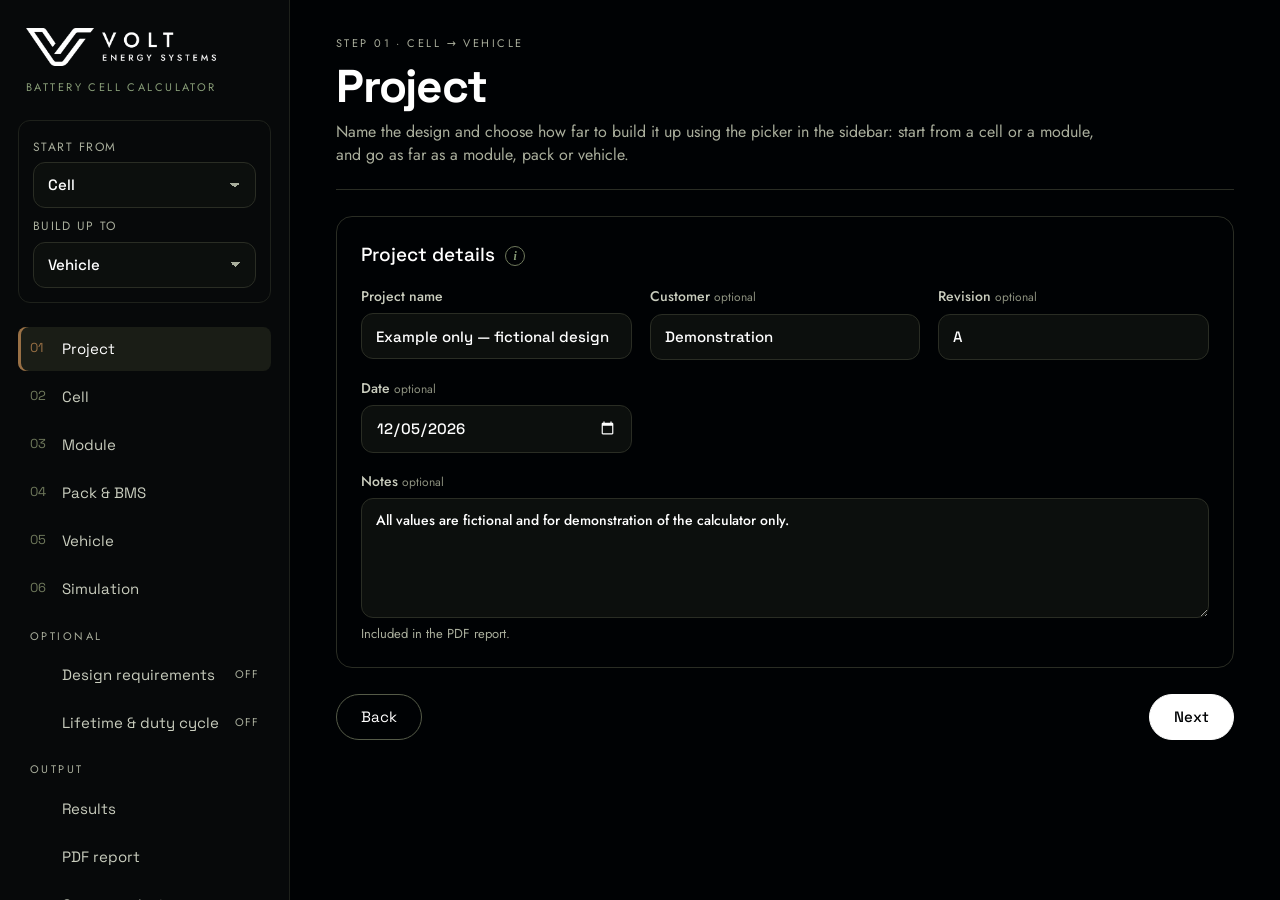
<file: index.html>
<!doctype html>
<html lang="en-GB">
<head>
  <meta charset="utf-8">
  <meta name="viewport" content="width=device-width, initial-scale=1">
  <title>Battery Cell Calculator | Volt Energy Systems</title>
  <meta name="description" content="Cell to vehicle battery calculator: cell, module, pack and vehicle performance.">
  <link rel="icon" href="assets/favicon.ico">
  <link rel="icon" type="image/png" sizes="32x32" href="assets/favicon-32.png">
  <link rel="apple-touch-icon" sizes="180x180" href="assets/apple-touch-icon.png">
  <link rel="preconnect" href="https://fonts.googleapis.com">
  <link rel="preconnect" href="https://fonts.gstatic.com" crossorigin>
  <link href="https://fonts.googleapis.com/css2?family=Jost:wght@300;400;500;600&family=Space+Grotesk:wght@400;500;600;700&display=swap" rel="stylesheet">
  <link rel="stylesheet" href="styles.css?v=2.17">
</head>
<body>
  <div class="app">
    <header class="topbar">
      <button type="button" class="icon-button" id="menuButton" aria-label="Open menu" aria-expanded="false" aria-controls="sidebar">
        <svg width="22" height="22" viewBox="0 0 24 24" aria-hidden="true"><path d="M3 6h18M3 12h18M3 18h18" stroke="currentColor" stroke-width="2" stroke-linecap="round"/></svg>
      </button>
      <img src="assets/logo-white.png" alt="Volt Energy Systems" class="topbar-logo">
    </header>

    <aside class="sidebar" id="sidebar">
      <div class="sidebar-brand">
        <img src="assets/logo-white.png" alt="Volt Energy Systems" class="sidebar-logo">
        <p class="eyebrow">Battery cell calculator</p>
      </div>

      <div class="build-picker">
        <label for="buildStart">Start from</label>
        <select id="buildStart">
          <option value="cell">Cell</option>
          <option value="module">Module</option>
        </select>
        <label for="buildEnd">Build up to</label>
        <select id="buildEnd">
          <option value="module">Module</option>
          <option value="pack">Pack</option>
          <option value="vehicle">Vehicle</option>
        </select>
      </div>

      <nav aria-label="Calculator steps" id="stepNav" class="step-nav"></nav>

      <div class="sidebar-tools">
        <div class="units-toggle" role="group" aria-label="Units">
          <button type="button" data-units="uk" aria-pressed="true">Miles</button>
          <button type="button" data-units="metric" aria-pressed="false">Km</button>
        </div>
        <div class="tool-buttons">
          <button type="button" class="text-button" id="saveProject">Save project</button>
          <label class="text-button" for="openProject">Open project</label>
          <input type="file" id="openProject" accept=".json,application/json" hidden>
          <button type="button" class="text-button" id="loadExample">Load example</button>
          <button type="button" class="text-button" id="newProject">New project</button>
          <button type="button" class="text-button" id="exportLibrary">Export library</button>
          <label class="text-button" for="importLibrary">Import library</label>
          <input type="file" id="importLibrary" accept=".json,application/json" hidden>
          <button type="button" class="text-button wide" id="exportCompanyLibrary">Make company library file</button>
        </div>
      </div>

      <a class="readme-link" href="readme.html" target="_blank" rel="noopener"><span class="info-dot" aria-hidden="true">i</span>ReadMe: how it works</a>
      <p class="sidebar-note">Calculated estimate for engineering discussion. Not a specification commitment.</p>
    </aside>
    <div class="scrim" id="scrim" hidden></div>

    <main class="main" id="main">
      <div id="startupError" class="startup-error" role="alert" hidden></div>
      <div id="steps"></div>
    </main>
  </div>

  <dialog id="wltpDialog" class="info-dialog" aria-labelledby="wltpDialogTitle">
    <div class="dialog-head">
      <h2 id="wltpDialogTitle">Which WLTP class?</h2>
      <button type="button" class="icon-button close" data-close-dialog aria-label="Close">×</button>
    </div>
    <p>The WLTP test (UN GTR 15) uses a different drive cycle depending on the vehicle's <strong>power-to-mass ratio</strong> (PMR = rated power ÷ kerb mass, in W/kg) and its <strong>maximum speed</strong>. Each cycle lasts 1,800 s (30 minutes) and has Low, Medium, High and Extra High phases.</p>
    <div class="table-wrap"><table class="data">
      <thead><tr><th>Class</th><th>Applies to</th><th>Distance</th><th>Top speed in cycle</th></tr></thead>
      <tbody>
        <tr><td>Class 3b</td><td>PMR &gt; 34 W/kg, max speed ≥ 120 km/h (most modern cars)</td><td>23.27 km</td><td>131.3 km/h</td></tr>
        <tr><td>Class 3a</td><td>PMR &gt; 34 W/kg, max speed &lt; 120 km/h</td><td>23.19 km</td><td>131.3 km/h</td></tr>
        <tr><td>Class 2</td><td>22 &lt; PMR ≤ 34 W/kg (lower-powered vehicles)</td><td>22.65 km</td><td>123.1 km/h</td></tr>
        <tr><td>Class 1</td><td>PMR ≤ 22 W/kg (very low power; not included)</td><td>11.43 km</td><td>—</td></tr>
      </tbody>
    </table></div>
    <ul>
      <li><strong>3a vs 3b:</strong> the same Low and Extra High phases; the Medium and High phases differ slightly.</li>
      <li><strong>Class 2</strong> has lower maximum speeds in every phase (51.4, 74.7, 85.2 and 123.1 km/h, against 56.5, 76.6, 97.4 and 131.3 km/h for Class 3).</li>
      <li><strong>Mass:</strong> GTR 15 uses kerb mass; EU rules use mass in running order (kerb mass + 75 kg), which gives a slightly lower PMR.</li>
      <li><strong>Downscaling:</strong> the official test can slow the cycle down for vehicles near a class boundary or with very low power. This calculator always runs the full cycle and reports any time the vehicle cannot keep up.</li>
    </ul>
    <p class="help">Sources: UN GTR No. 15 (WLTP); DieselNet, “Worldwide Harmonized Light Vehicles Test Cycle (WLTC)”. Cycle data from the European Commission JRC <code>wltp</code> reference implementation.</p>
  </dialog>

  <dialog id="infoDialog" class="info-dialog" aria-labelledby="infoDialogTitle">
    <div class="dialog-head">
      <h2 id="infoDialogTitle"></h2>
      <button type="button" class="icon-button close" data-close-dialog aria-label="Close">×</button>
    </div>
    <div class="info-body" id="infoDialogBody"></div>
    <div class="info-foot"><a id="infoDialogLink" class="text-button" href="readme.html" target="_blank" rel="noopener">Open in the full ReadMe</a></div>
  </dialog>

  <div class="toast" id="toast" role="status" aria-live="polite" hidden></div>

  <script src="readme-content.js?v=2.17"></script>
  <script src="simulation.js?v=2.17"></script>
  <script src="calc.js?v=2.17"></script>
  <script src="app.js?v=2.17"></script>
  <script src="report.js?v=2.17"></script>
  <script src="tools.js?v=2.17"></script>
</body>
</html>
</file>
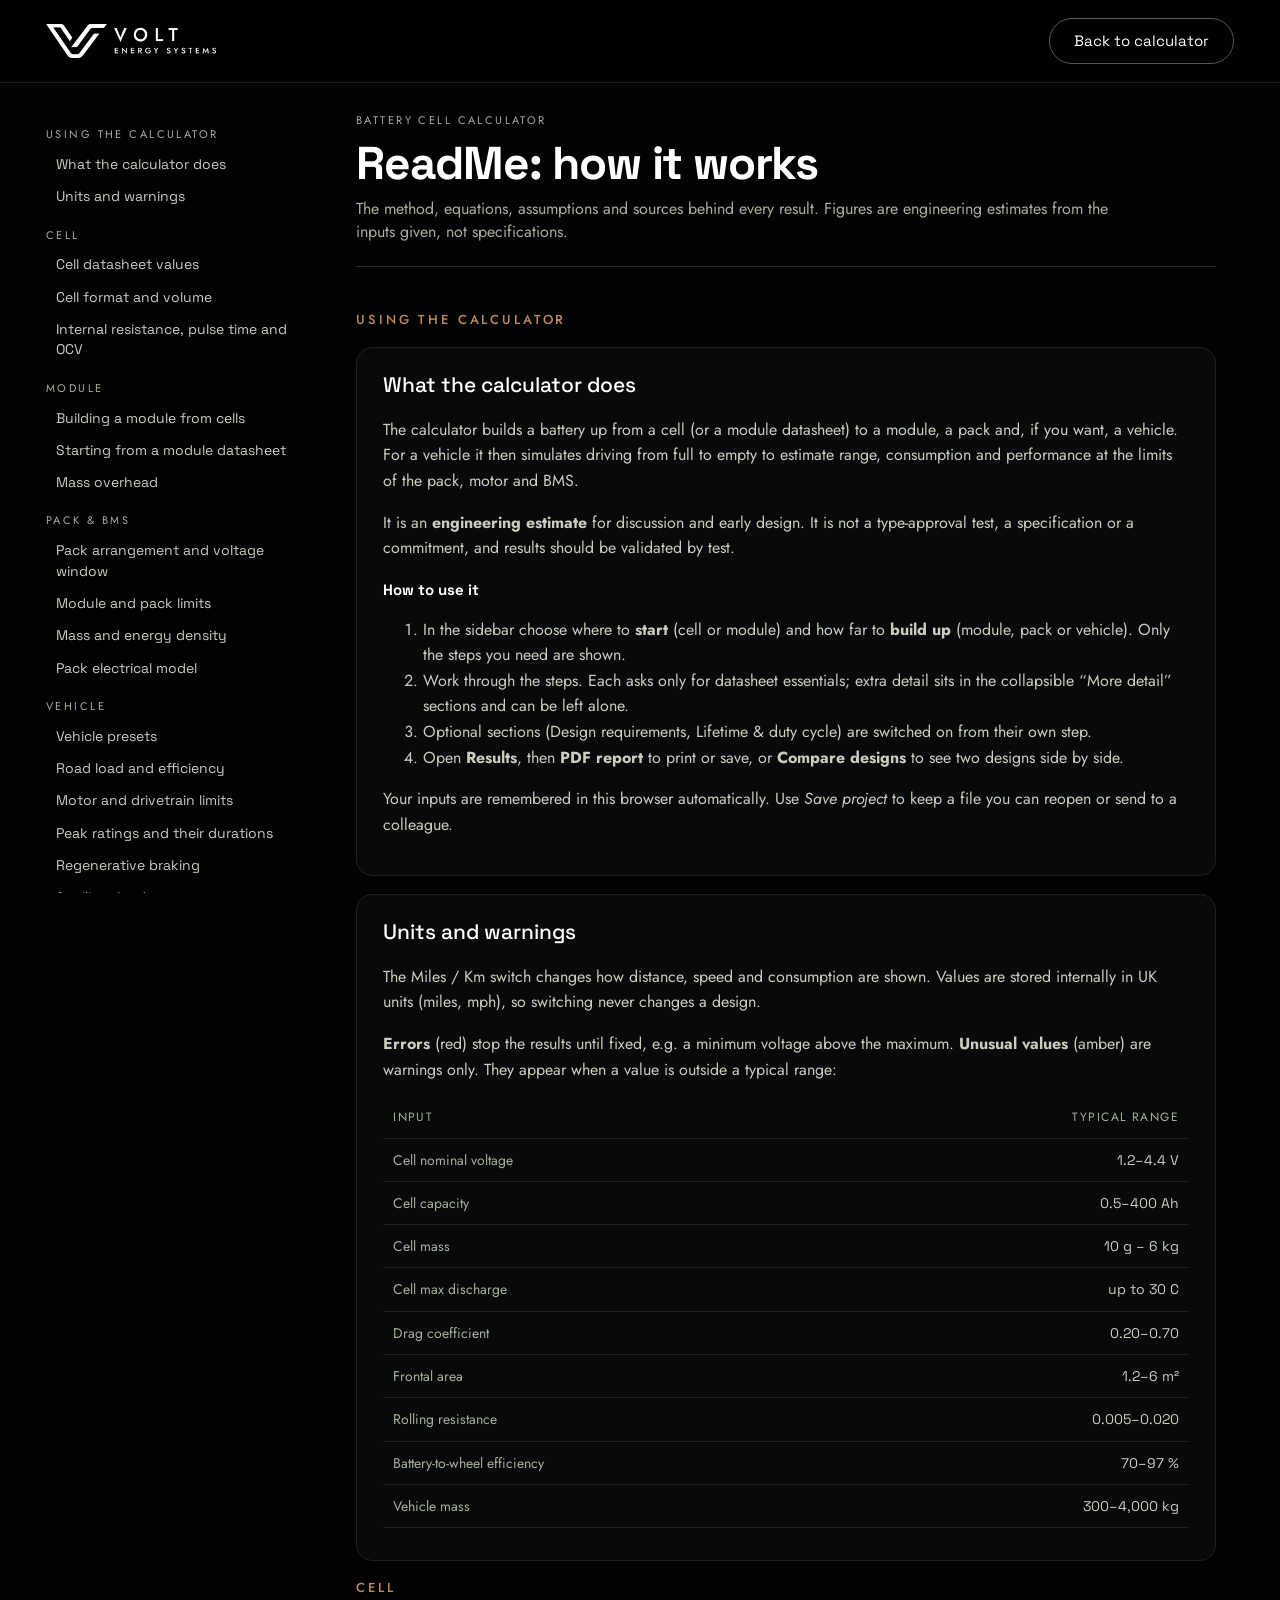
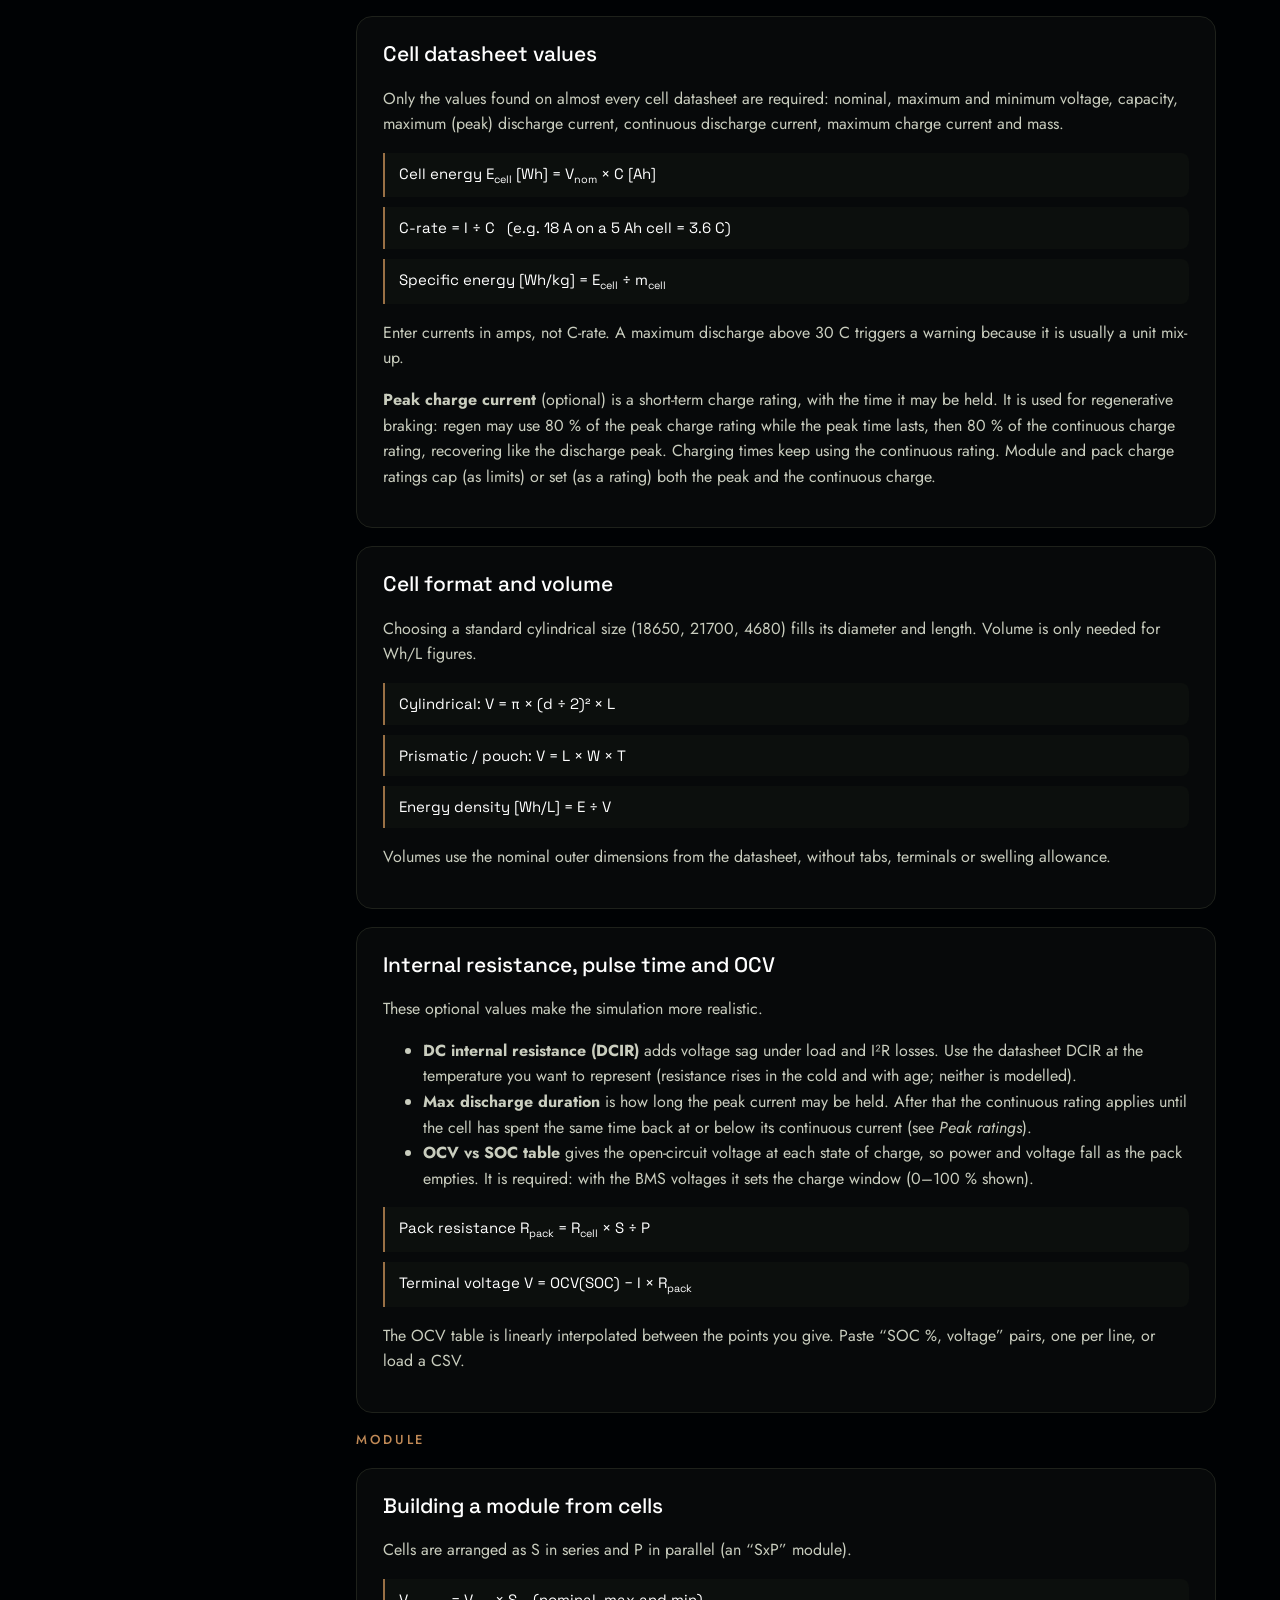
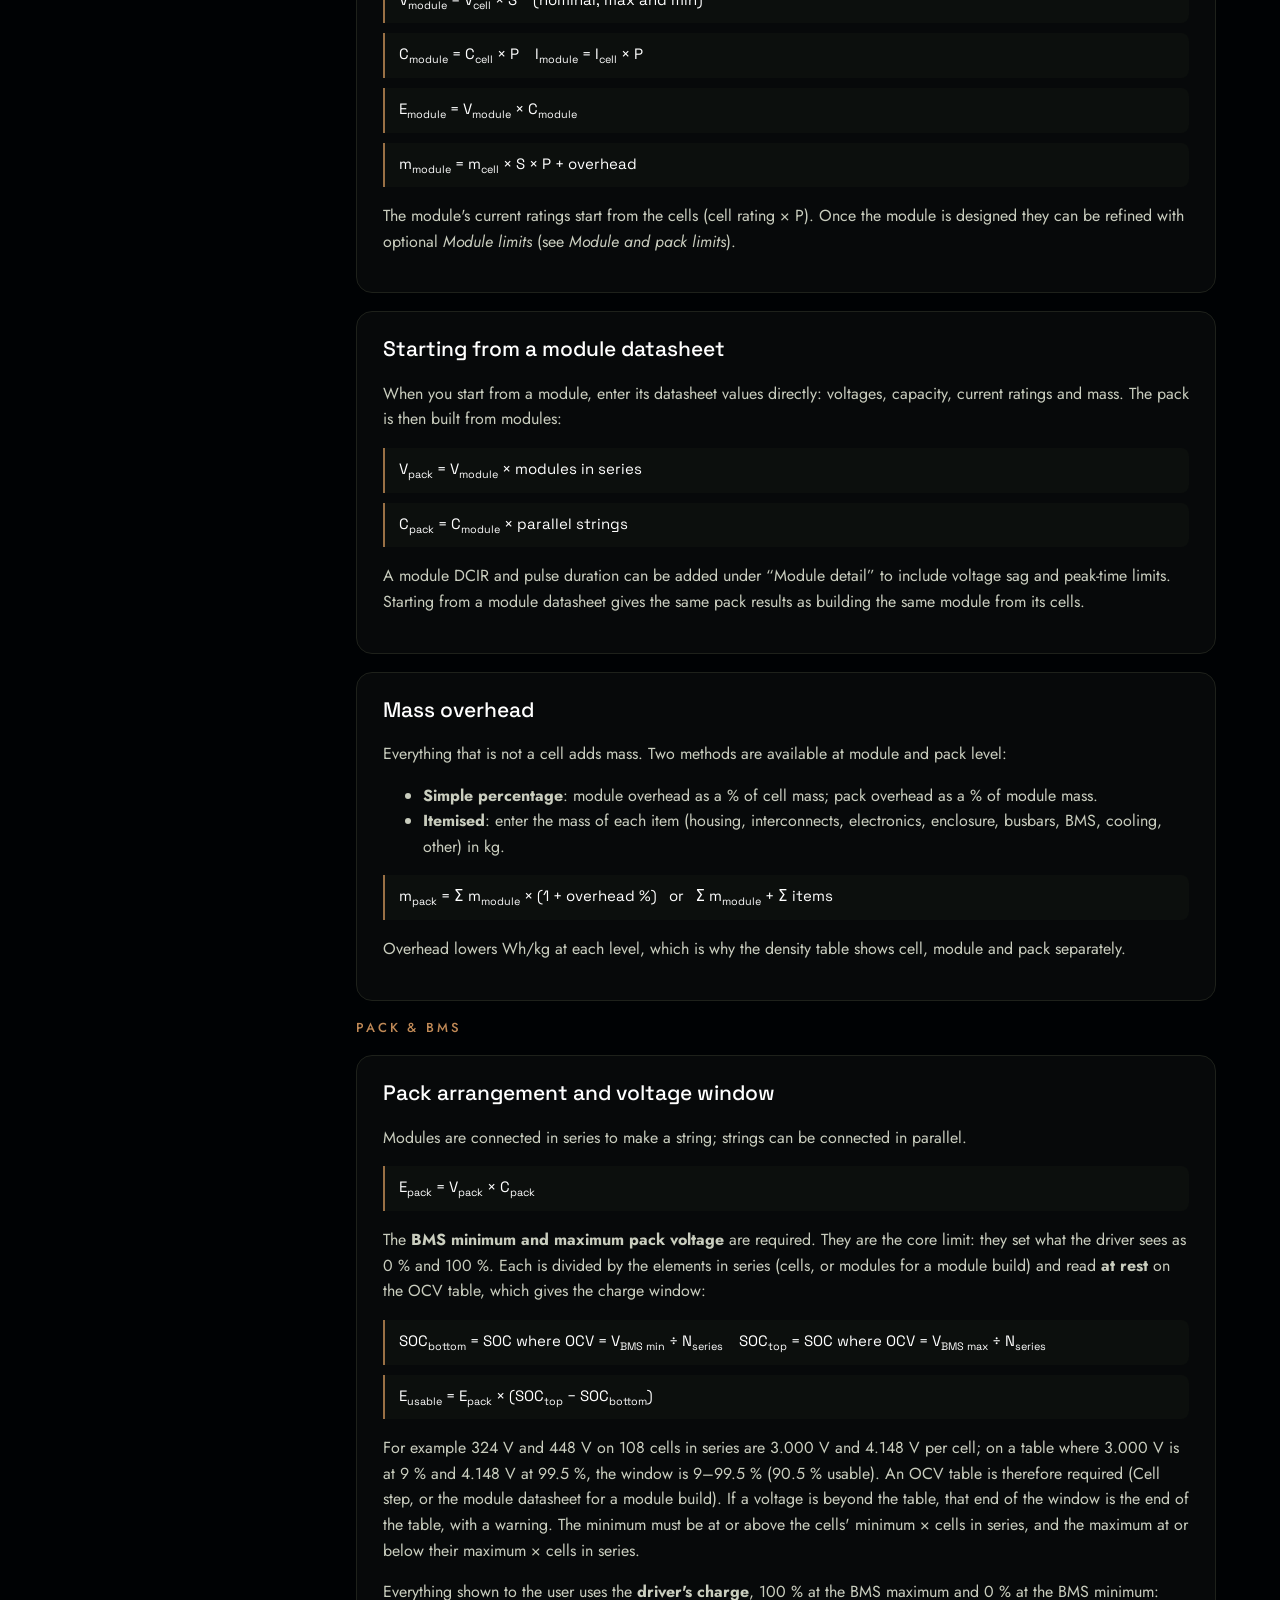
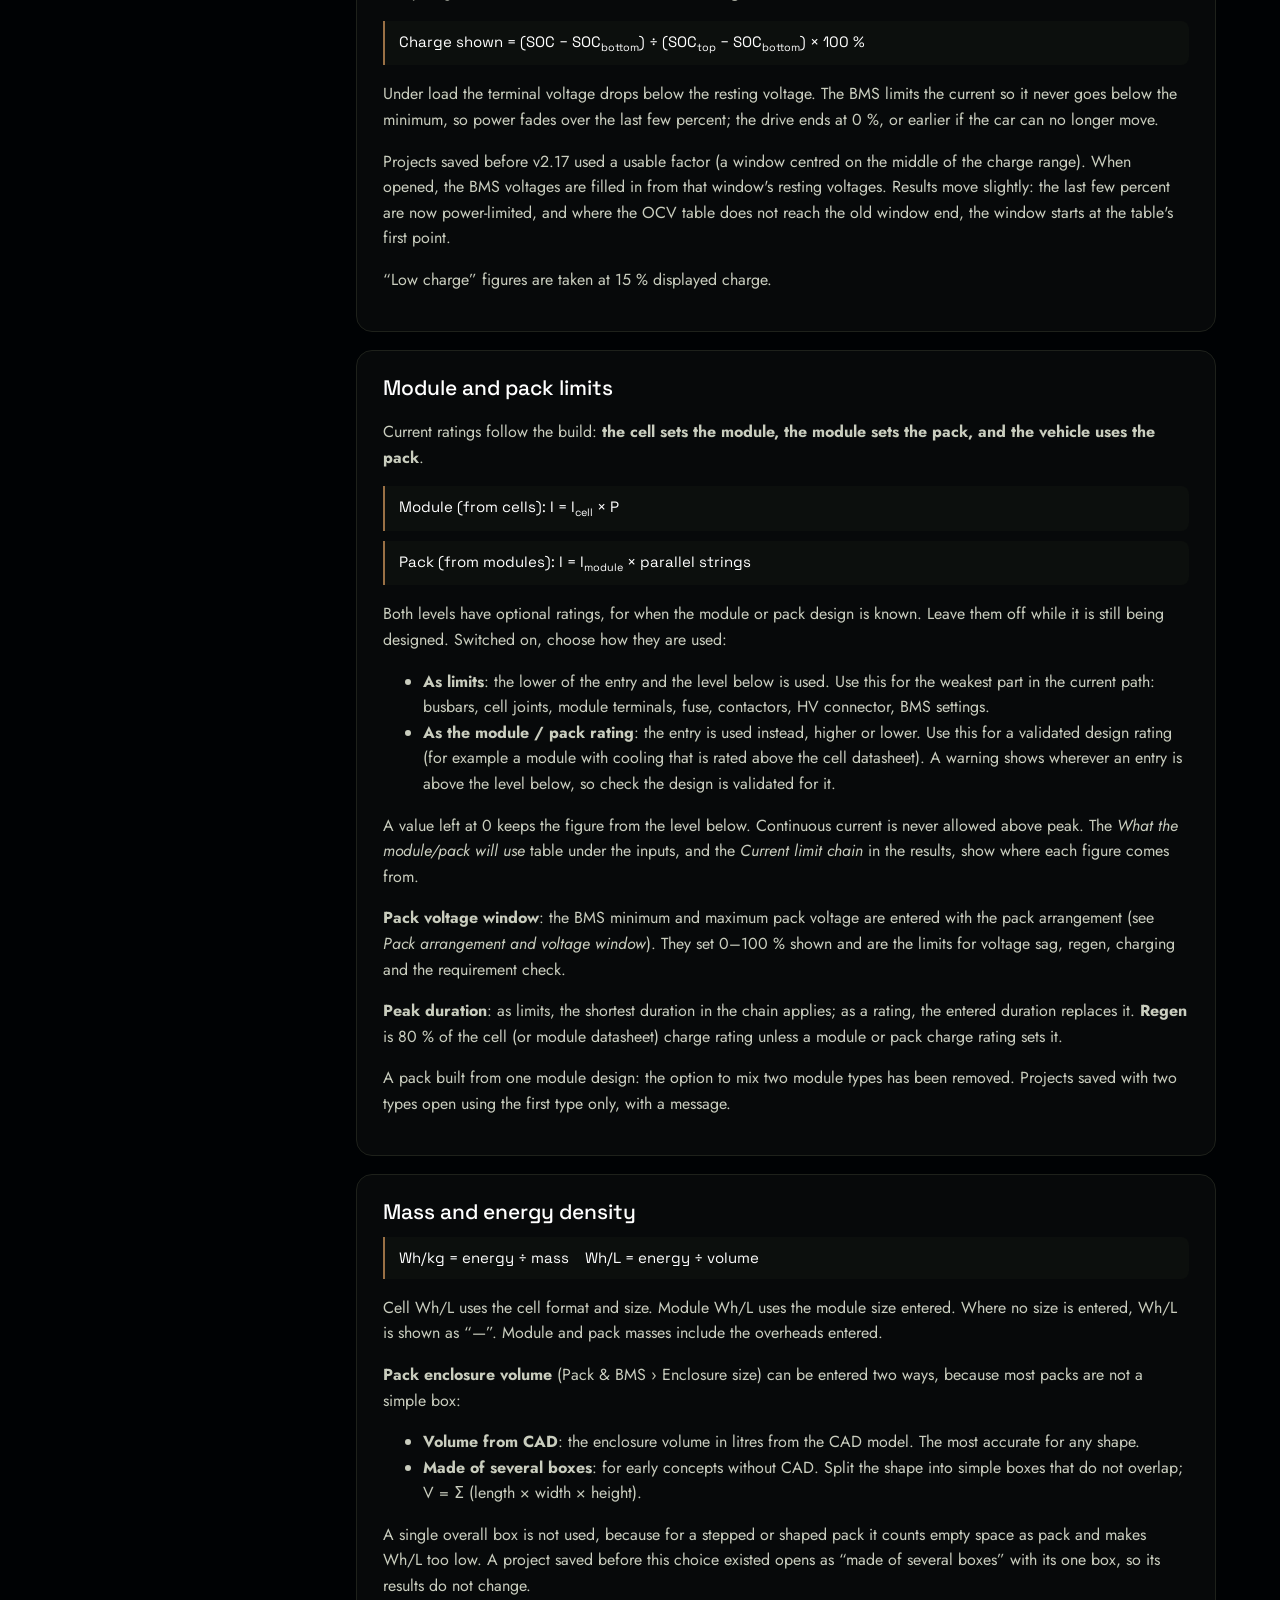
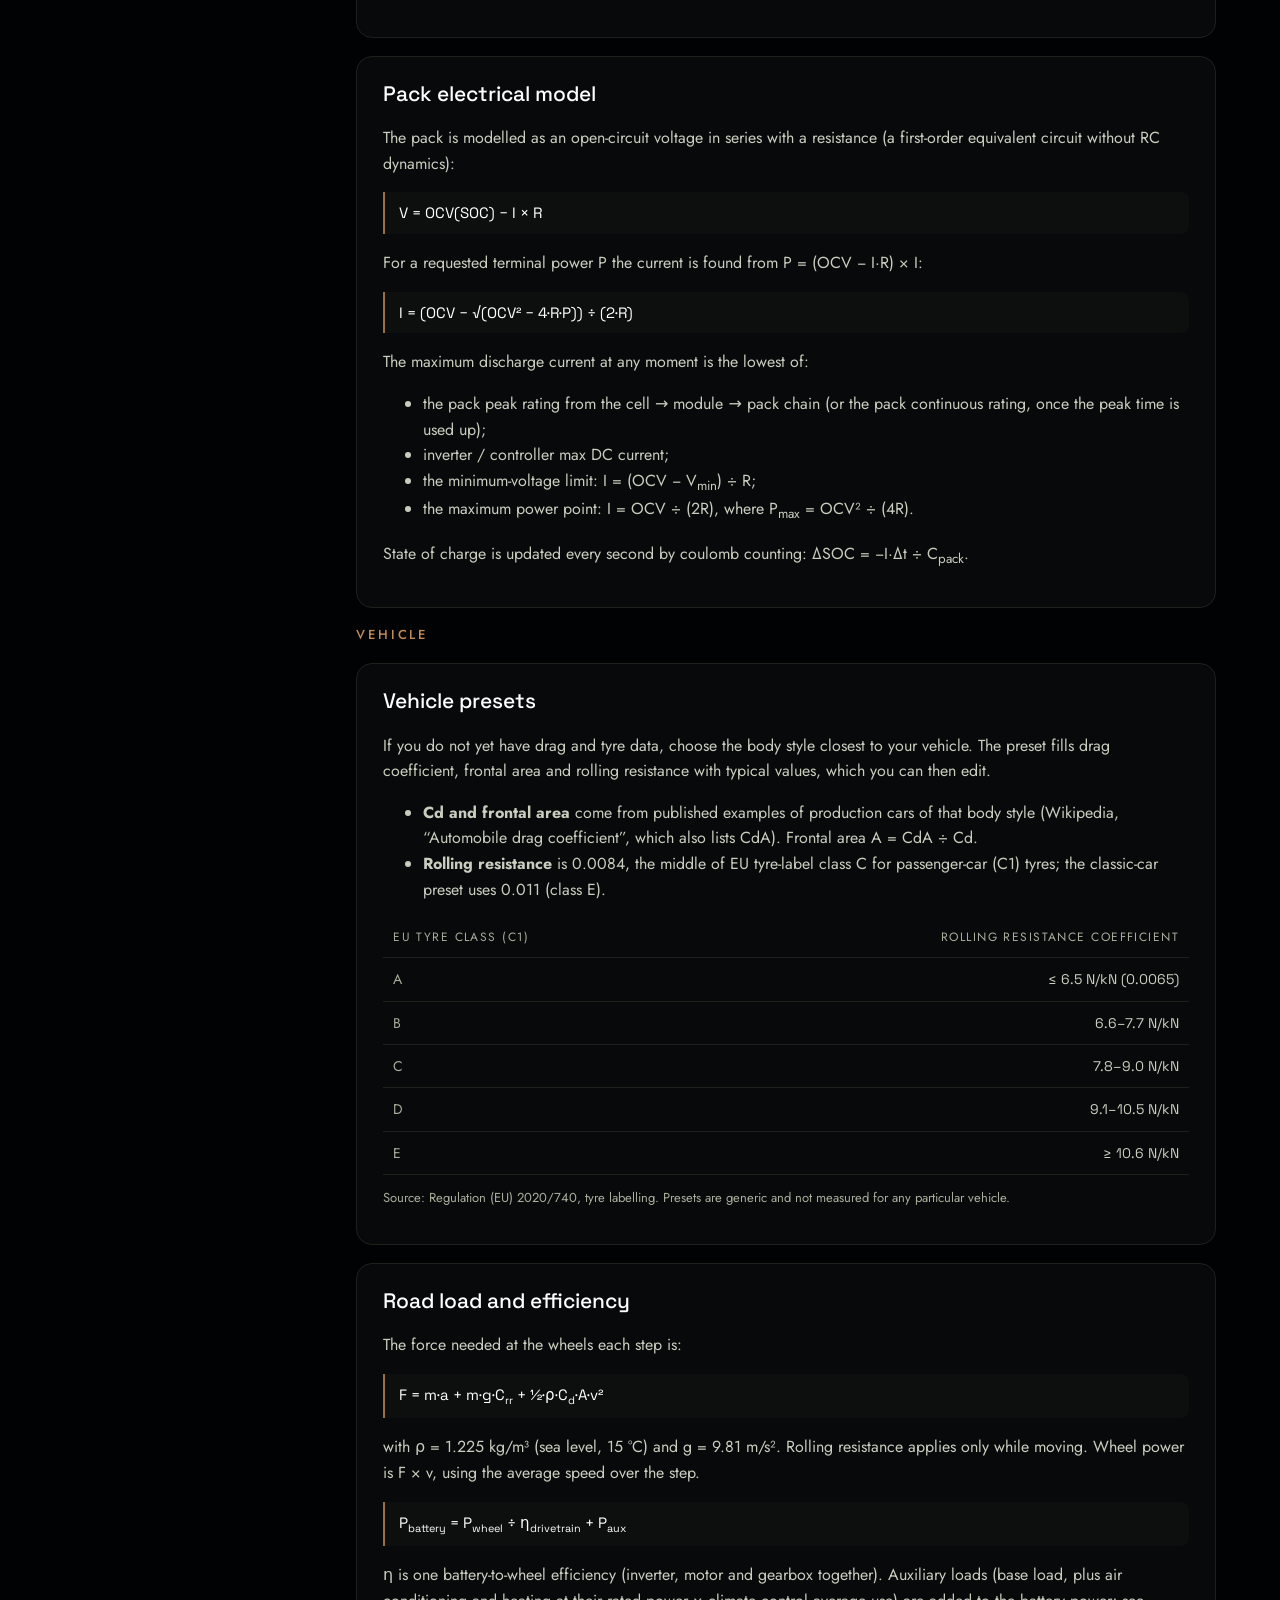
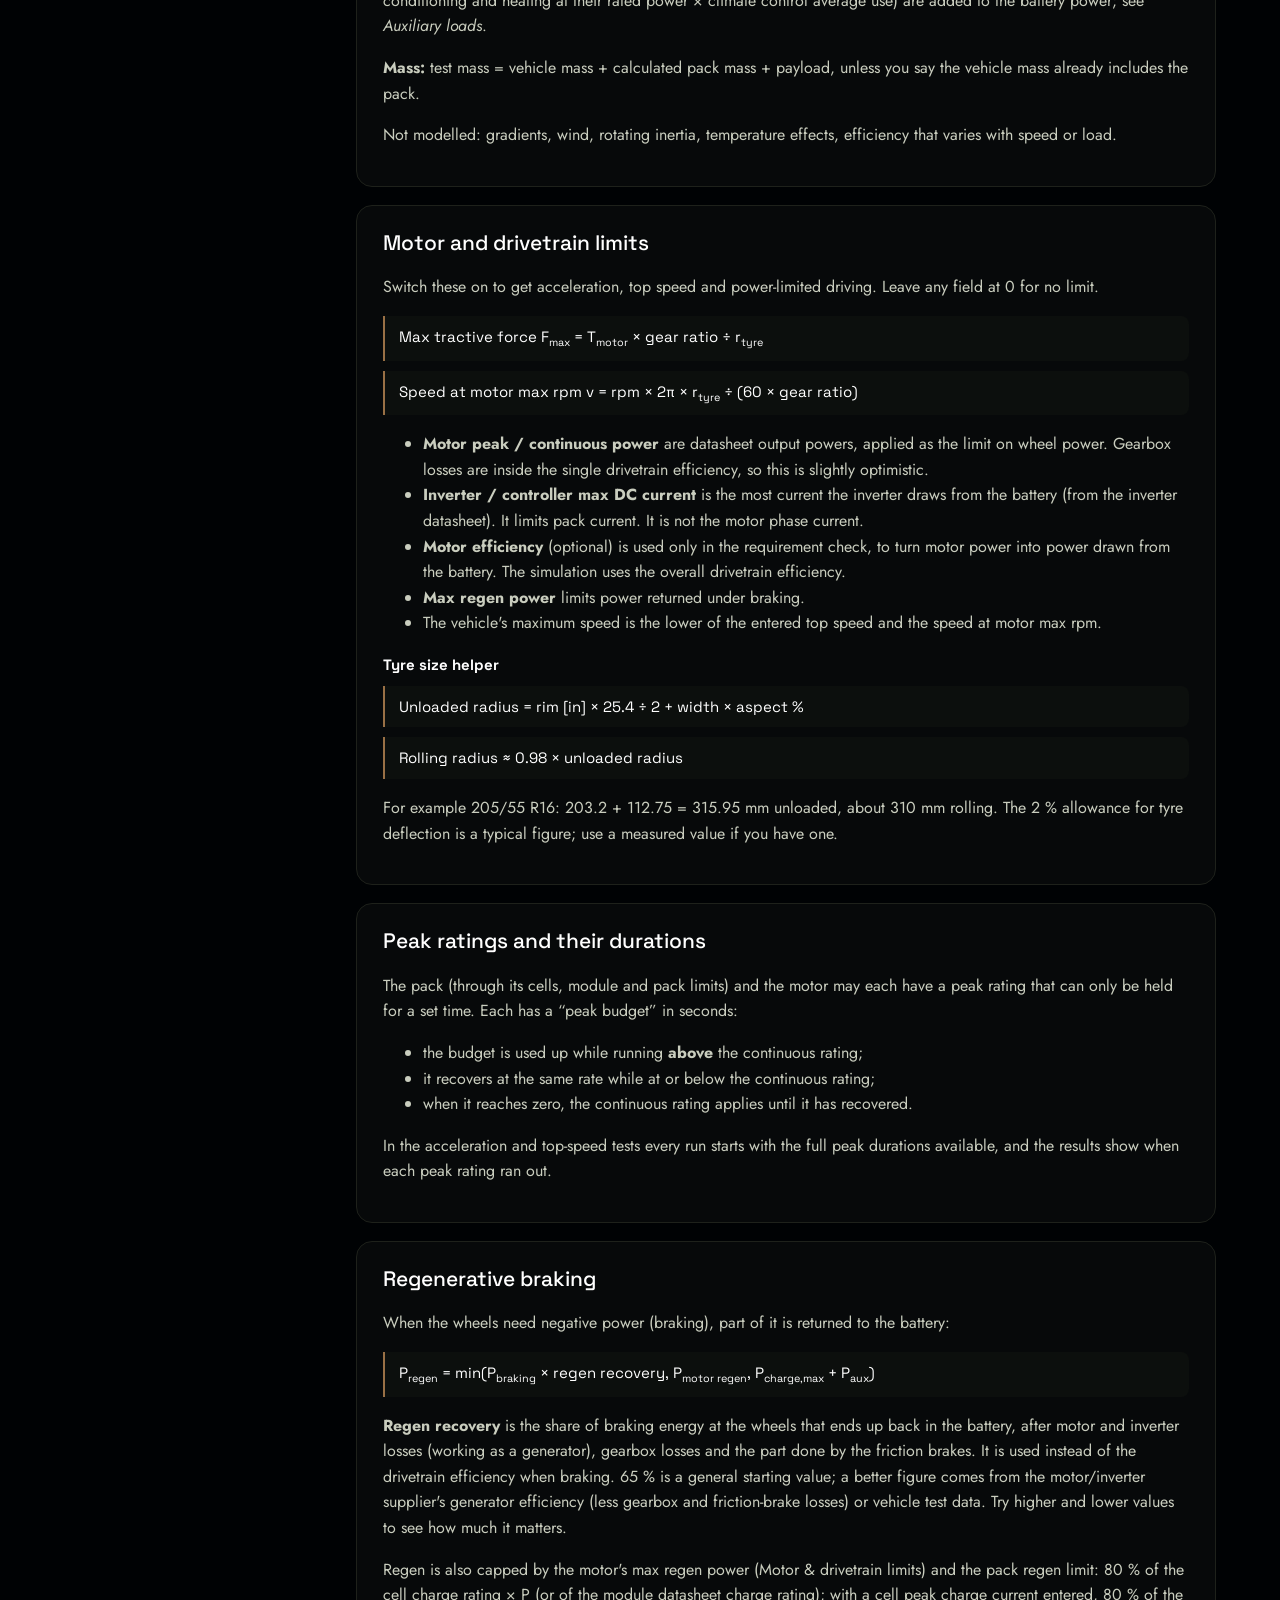
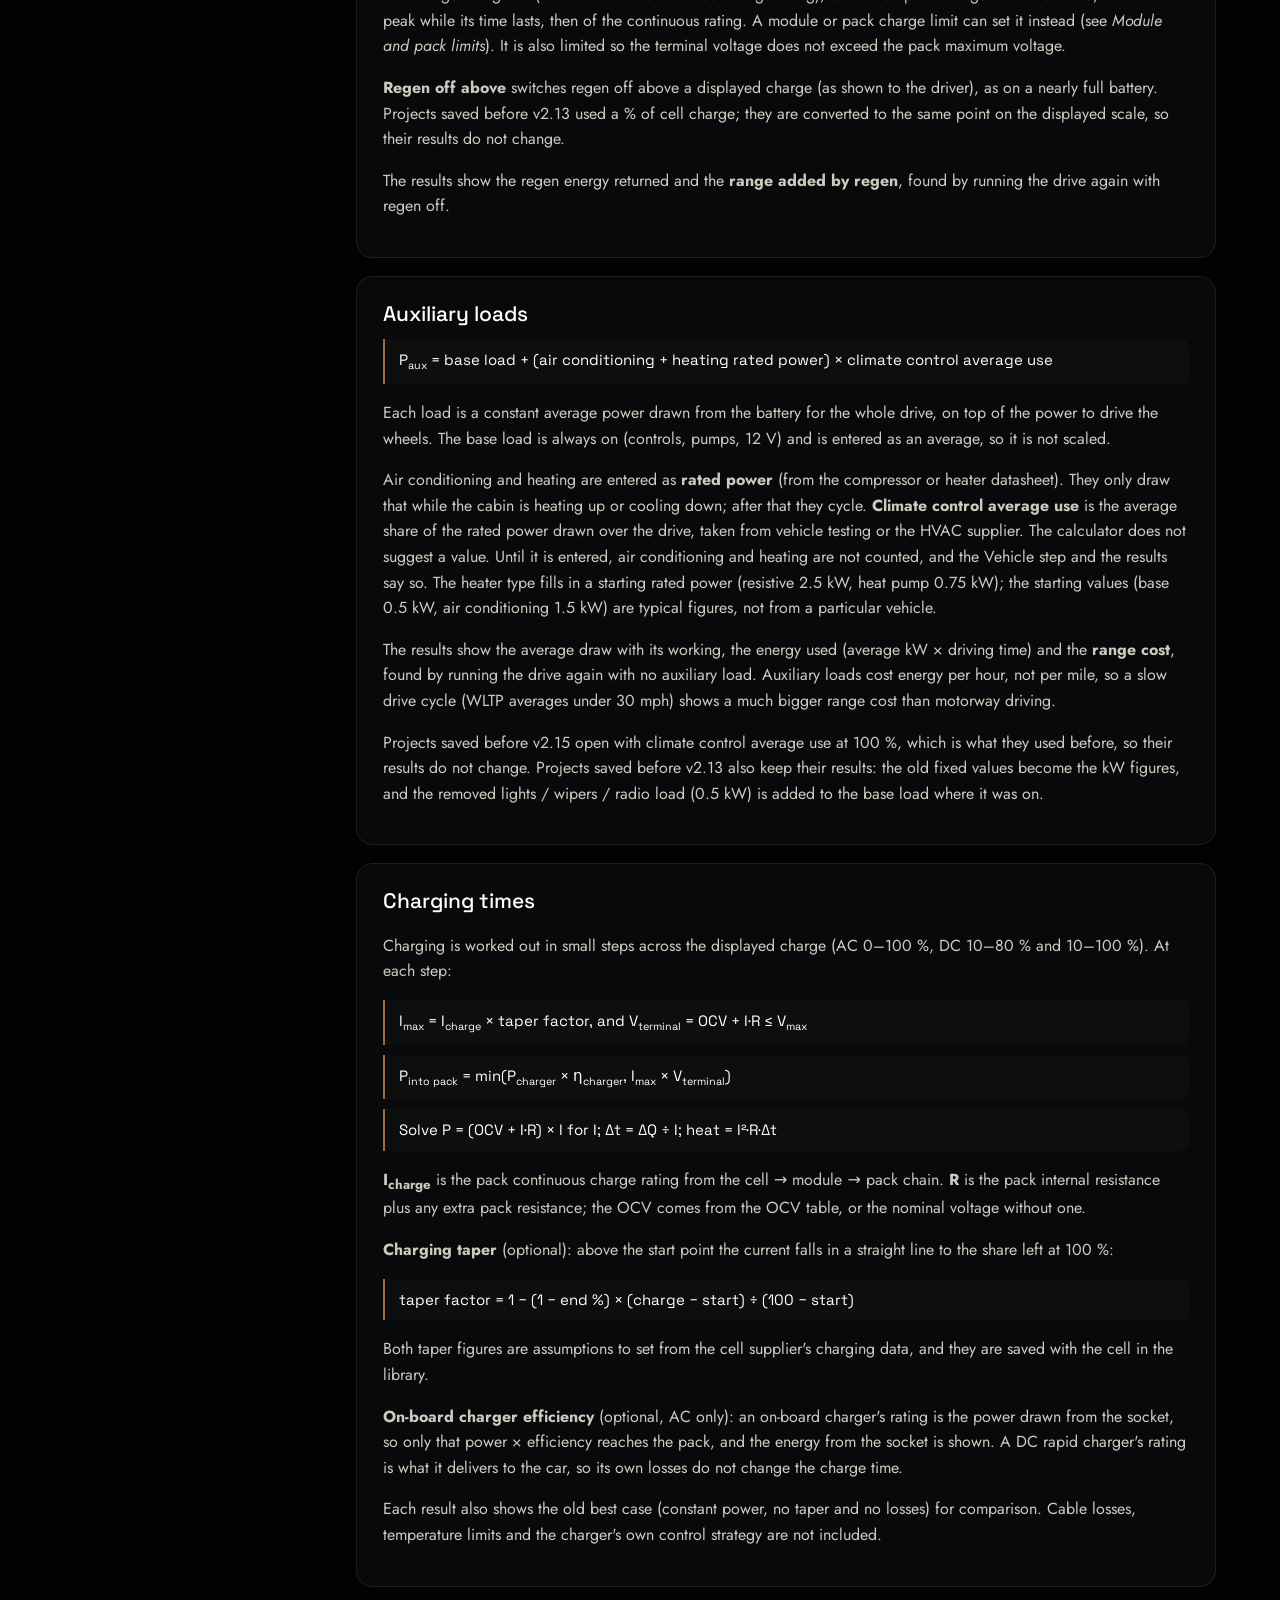
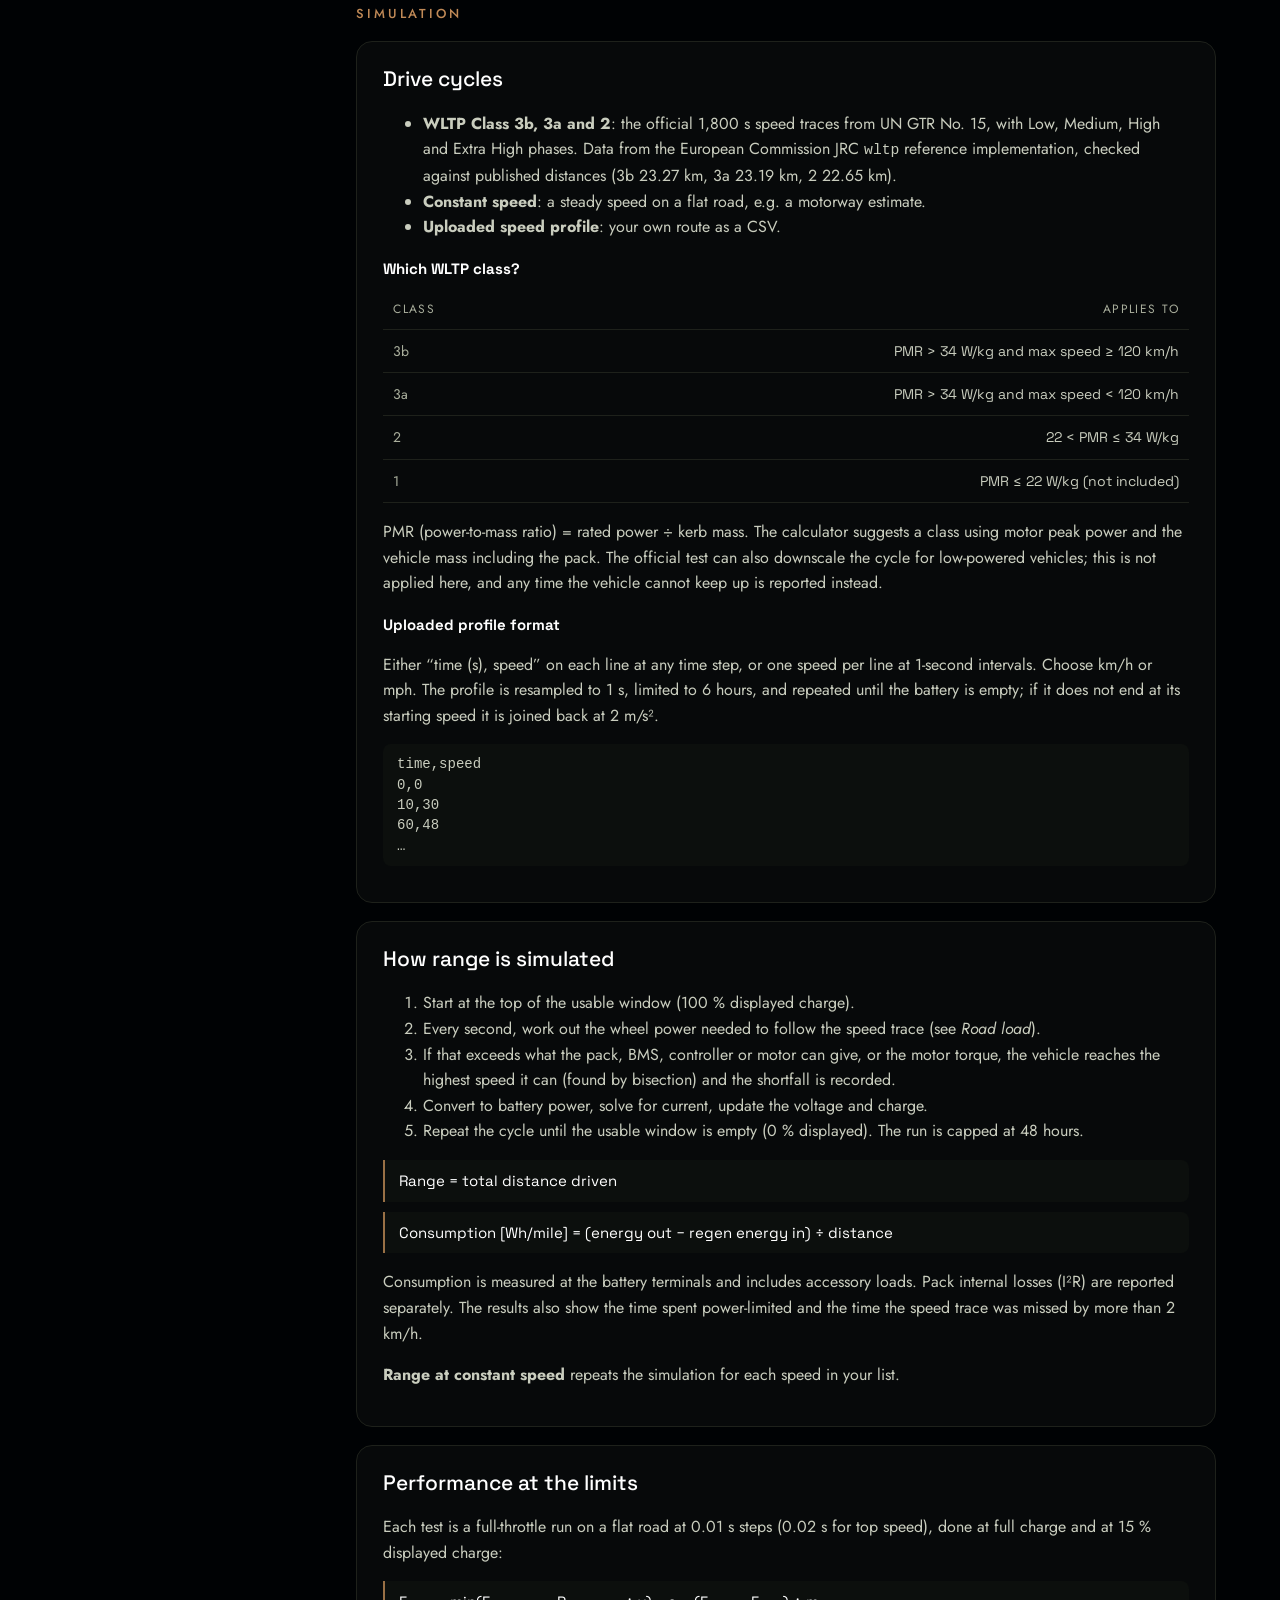
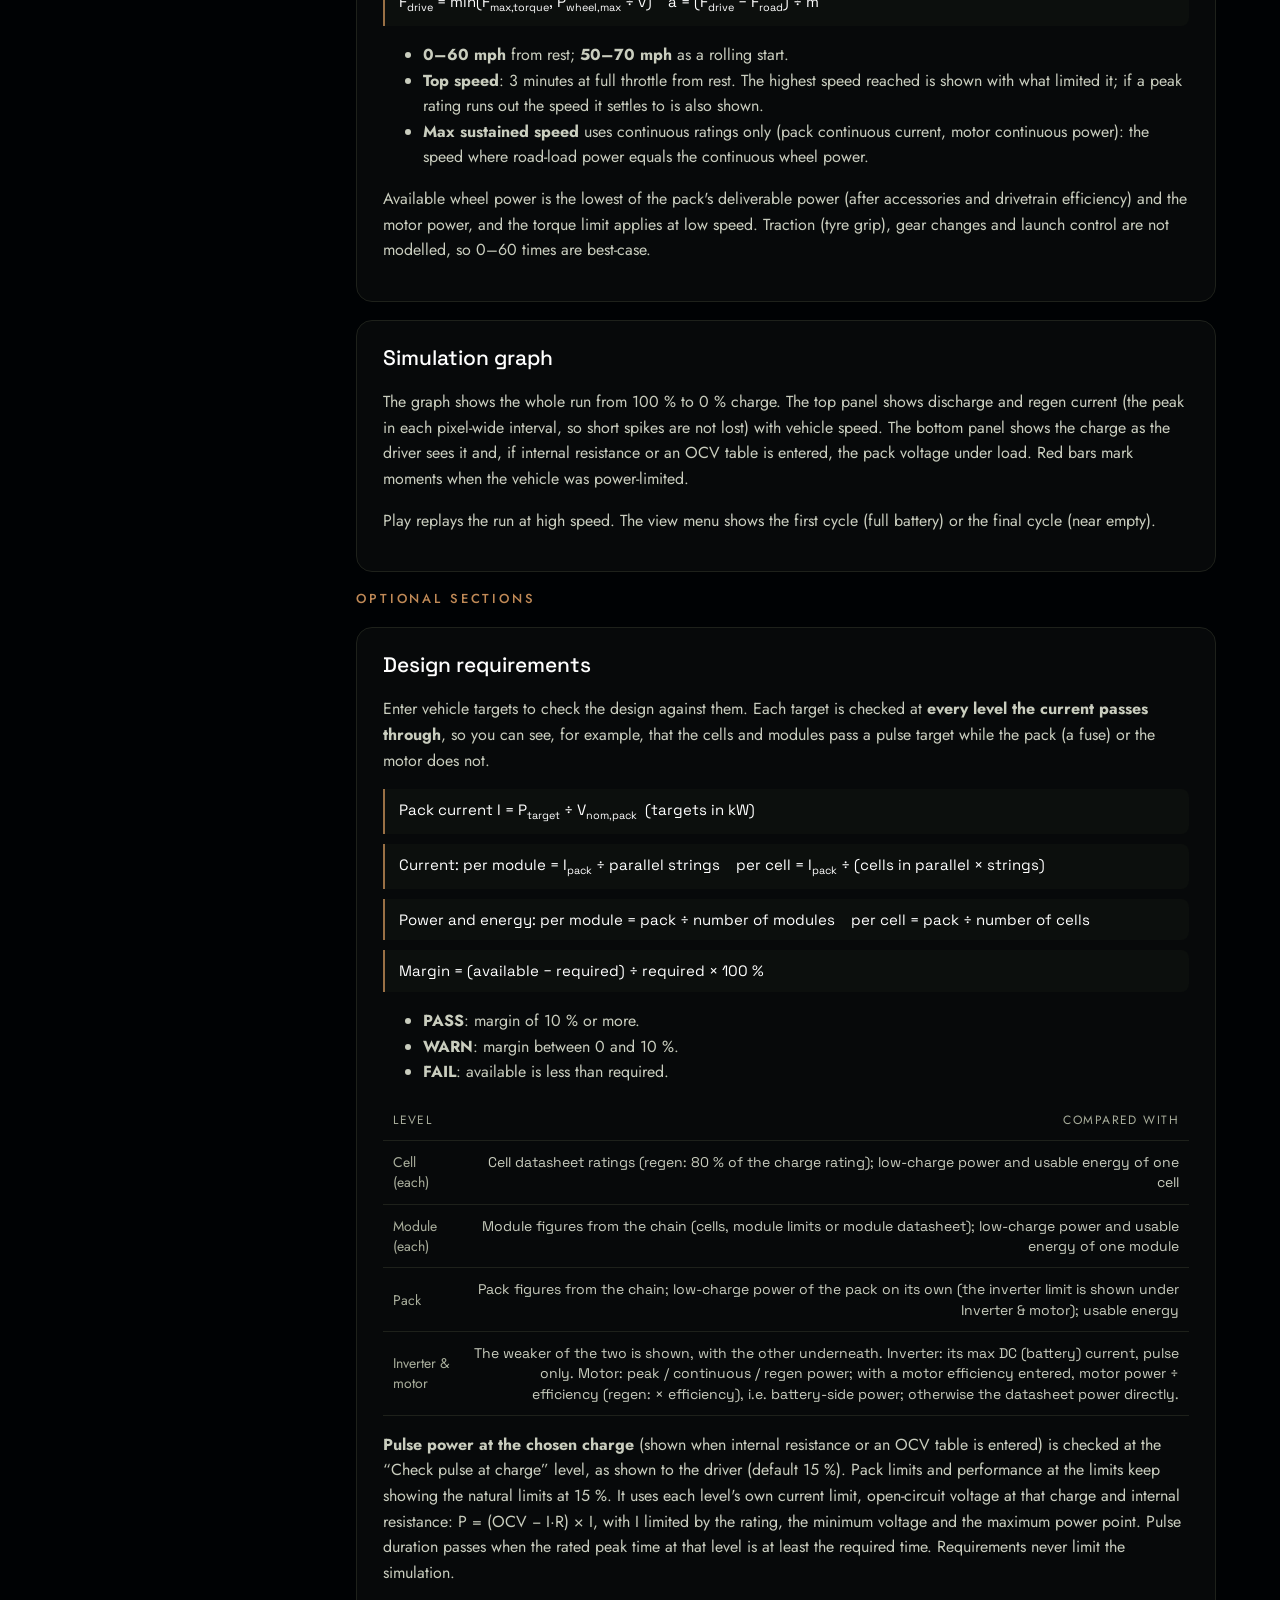
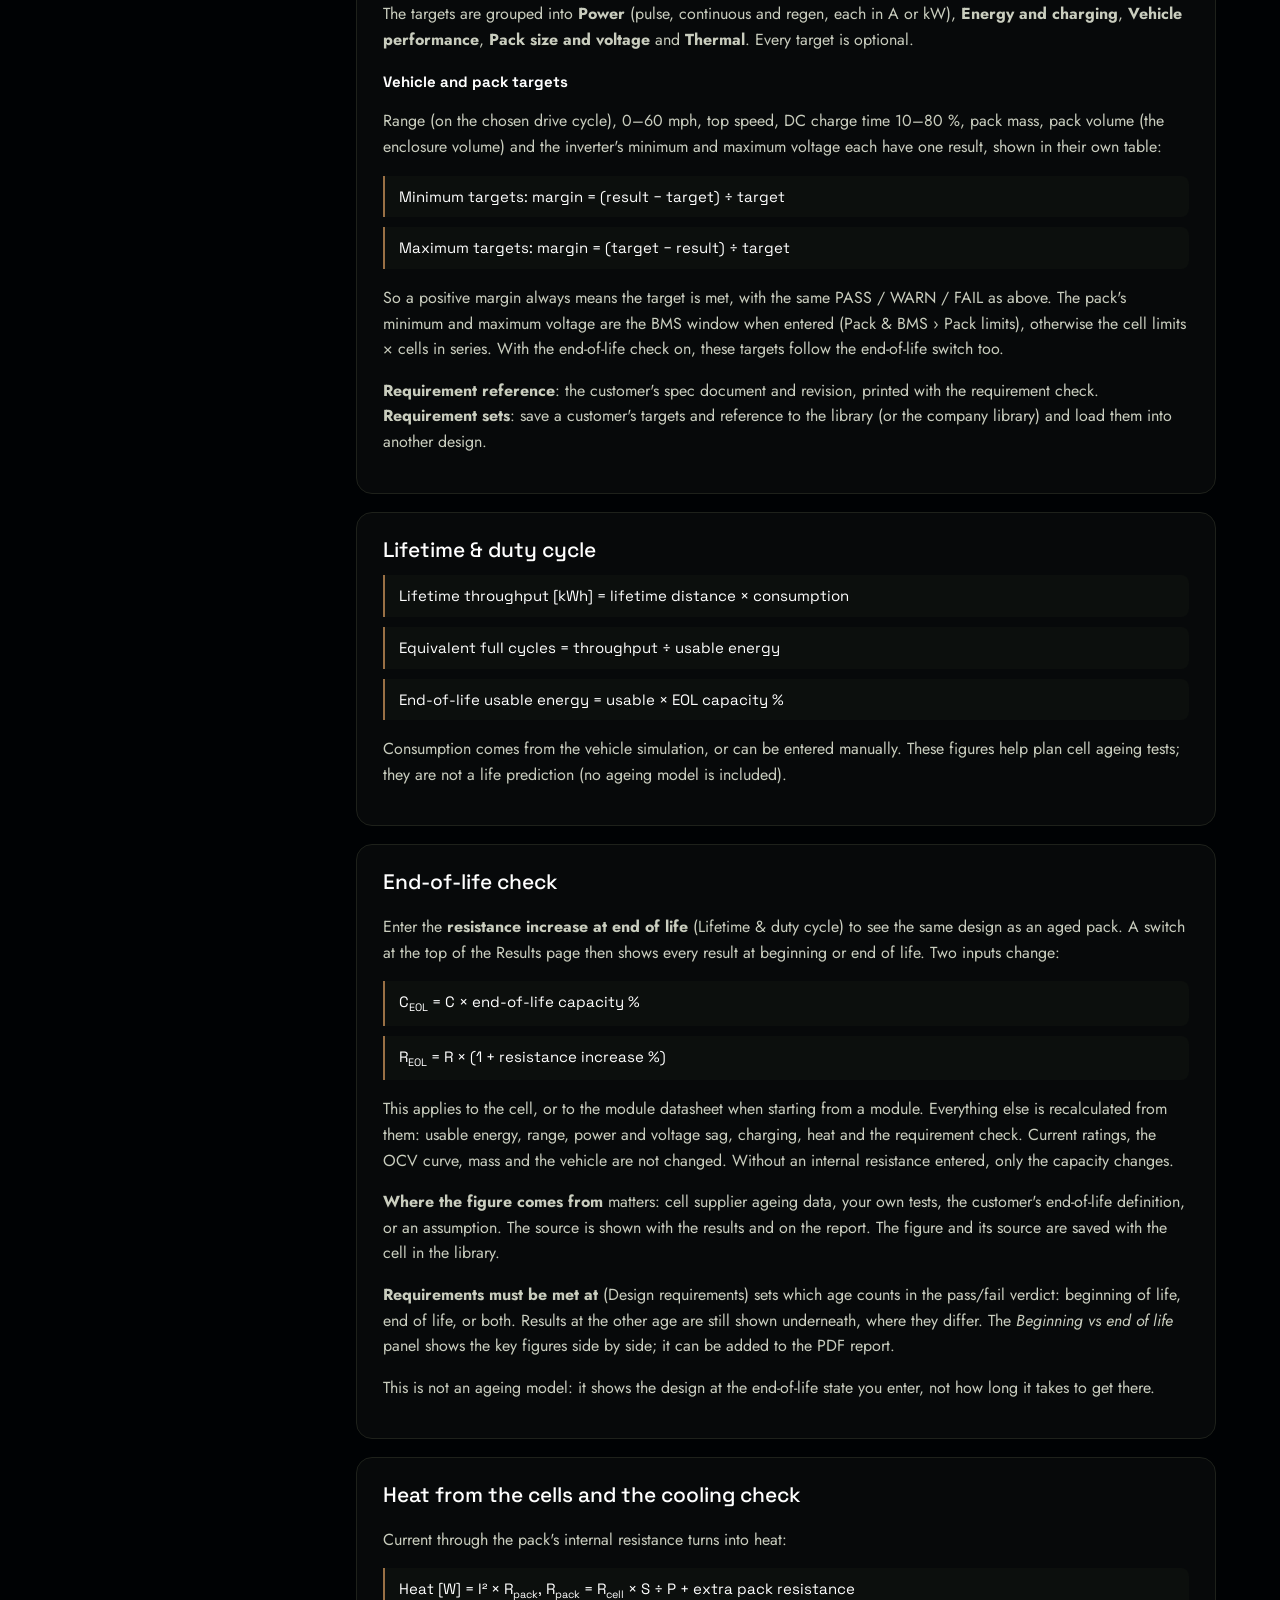
<file: readme.html>
<!doctype html>
<html lang="en-GB">
<head>
  <meta charset="utf-8">
  <meta name="viewport" content="width=device-width, initial-scale=1">
  <title>ReadMe | Battery Cell Calculator | Volt Energy Systems</title>
  <meta name="description" content="How the Volt Energy Systems battery cell calculator works: method, equations, assumptions and sources.">
  <link rel="icon" href="assets/favicon.ico">
  <link rel="icon" type="image/png" sizes="32x32" href="assets/favicon-32.png">
  <link rel="preconnect" href="https://fonts.googleapis.com">
  <link rel="preconnect" href="https://fonts.gstatic.com" crossorigin>
  <link href="https://fonts.googleapis.com/css2?family=Jost:wght@300;400;500;600&family=Space+Grotesk:wght@400;500;600;700&display=swap" rel="stylesheet">
  <link rel="stylesheet" href="styles.css?v=2.17">
</head>
<body class="readme-page">
  <header class="readme-top">
    <a href="index.html" class="readme-logo"><img src="assets/logo-white.png" alt="Volt Energy Systems"></a>
    <a href="index.html" class="button">Back to calculator</a>
  </header>
  <div class="readme-layout">
    <nav class="readme-toc" id="toc" aria-label="Contents"></nav>
    <main class="readme-main">
      <div class="step-head">
        <p class="eyebrow">Battery cell calculator</p>
        <h1>ReadMe: how it works</h1>
        <p>The method, equations, assumptions and sources behind every result. Figures are engineering estimates from the inputs given, not specifications.</p>
      </div>
      <div id="readmeBody"></div>
    </main>
  </div>
  <script src="readme-content.js?v=2.17"></script>
  <script>
    (function () {
      var R = window.VoltReadme;
      if (!R) { document.getElementById("readmeBody").textContent = "readme-content.js did not load. Upload all files together."; return; }
      var groups = [];
      R.topics.forEach(function (t) { var g = groups.find(function (x) { return x.name === t.group; }); if (!g) { g = { name: t.group, items: [] }; groups.push(g); } g.items.push(t); });
      var toc = document.getElementById("toc");
      toc.innerHTML = '<button type="button" class="readme-toc-toggle" aria-expanded="false">Contents <span aria-hidden="true">▾</span></button>' + groups.map(function (g) {
        return '<p class="group-label">' + g.name + '</p>' + g.items.map(function (t) { return '<a href="#' + t.id + '">' + t.title + '</a>'; }).join("");
      }).join("");
      var toggle = toc.querySelector(".readme-toc-toggle");
      toggle.addEventListener("click", function () { var open = toc.classList.toggle("open"); toggle.setAttribute("aria-expanded", String(open)); });
      toc.addEventListener("click", function (e) { if (e.target.closest("a")) { toc.classList.remove("open"); toggle.setAttribute("aria-expanded", "false"); } });
      document.getElementById("readmeBody").innerHTML = groups.map(function (g) {
        return '<section class="readme-group"><h2 class="readme-group-title">' + g.name + '</h2>' + g.items.map(function (t) {
          return '<article class="readme-topic" id="' + t.id + '"><h3>' + t.title + '</h3>' + t.html + '</article>';
        }).join("") + '</section>';
      }).join("");
      if (location.hash) { var el = document.getElementById(location.hash.slice(1)); if (el) setTimeout(function () { el.scrollIntoView(); el.classList.add("flash"); }, 50); }
    })();
  </script>
</body>
</html>
</file>
<file: styles.css>
/* Volt Energy Systems — Battery Cell Calculator
   "Black Engineering" style. Brand colours and fonts from voltenergysystems.com. */

:root {
  --black: #000204;          /* brand primary */
  --panel: #07090A;
  --panel-2: #0C0F0D;
  --line: #2A2D24;
  --line-soft: #1E211B;
  --olive-dark: #555B48;     /* brand secondary */
  --olive: #6F795C;          /* brand text colour */
  --sage: #899E78;
  --bronze: #997045;         /* brand accent */
  --bronze-light: #C08A57;
  --text: #FFFFFF;
  --text-2: #C9CDBE;
  --muted: #A9AE9C;
  --pass: #A7BD93;
  --warn: #D9A56F;
  --fail: #F08C80;
  --fail-bar: #C0574B;
  --radius: 16px;
  --font-head: "Space Grotesk", system-ui, sans-serif;
  --font-body: "Jost", system-ui, sans-serif;
  --ease: cubic-bezier(.2, .7, .2, 1);
}

* { box-sizing: border-box; }
[hidden] { display: none !important; }
html { -webkit-text-size-adjust: 100%; }
body {
  margin: 0;
  background: var(--black);
  color: var(--text);
  font-family: var(--font-body);
  font-size: 16px;
  line-height: 1.45;
}
a { color: var(--text-2); }
a:hover { color: var(--text); }
h1, h2, h3, h4 { font-family: var(--font-head); margin: 0; }
button, input, select, textarea { font: inherit; }
:focus-visible { outline: 2px solid var(--bronze-light); outline-offset: 2px; }

/* ---------- Layout ---------- */
.app { display: flex; min-height: 100vh; }
.topbar { display: none; }

.sidebar {
  width: 290px;
  flex: 0 0 290px;
  background: var(--panel);
  border-right: 1px solid var(--line-soft);
  padding: 28px 18px 22px;
  display: flex;
  flex-direction: column;
  gap: 24px;
  position: sticky;
  top: 0;
  height: 100vh;
  overflow-y: auto;
  animation: slideL .8s var(--ease) both;
}
.sidebar-brand { display: grid; gap: 14px; padding: 0 8px; }
.sidebar-logo { width: 190px; height: auto; display: block; }
.eyebrow { margin: 0; font-size: 11px; letter-spacing: .22em; text-transform: uppercase; color: var(--sage); }

.build-picker {
  display: grid;
  grid-template-columns: 1fr;
  gap: 6px;
  padding: 14px;
  border: 1px solid var(--line-soft);
  border-radius: 12px;
}
.build-picker label { font-size: 12px; letter-spacing: .12em; text-transform: uppercase; color: var(--muted); margin-top: 4px; }

.step-nav { display: grid; gap: 4px; font-family: var(--font-head); font-size: 15px; }
.step-nav .group-label { margin: 14px 12px 4px; font-family: var(--font-body); font-size: 11px; letter-spacing: .22em; text-transform: uppercase; color: var(--muted); }
.step-link {
  display: flex;
  align-items: center;
  gap: 12px;
  min-height: 44px;
  padding: 0 12px;
  border-radius: 8px;
  text-decoration: none;
  color: var(--text-2);
  transition: background .2s, color .2s;
}
.step-link:hover { background: #15180F; color: var(--text); }
.step-link .num { color: var(--olive); font-size: 13px; width: 20px; }
.step-link .badge { margin-left: auto; font-family: var(--font-body); font-size: 11px; letter-spacing: .08em; text-transform: uppercase; color: var(--muted); }
.step-link .badge.on { color: var(--pass); }
.step-link .badge.error { color: var(--fail); }
.step-link[aria-current="page"] { background: #1A1D16; color: var(--text); box-shadow: inset 3px 0 0 var(--bronze); }
.step-link[aria-current="page"] .num { color: var(--bronze); }

.sidebar-tools { display: grid; gap: 14px; margin-top: auto; }
.units-toggle { display: flex; border: 1px solid var(--line); border-radius: 999px; padding: 3px; }
.units-toggle button {
  flex: 1;
  min-height: 36px;
  border: 0;
  border-radius: 999px;
  background: transparent;
  color: var(--muted);
  cursor: pointer;
  font-family: var(--font-head);
  font-size: 14px;
}
.units-toggle button[aria-pressed="true"] { background: var(--text); color: var(--black); }
.tool-buttons { display: grid; grid-template-columns: 1fr 1fr; gap: 6px; }
.text-button {
  display: inline-flex;
  align-items: center;
  justify-content: center;
  min-height: 40px;
  padding: 0 10px;
  border: 1px solid var(--line);
  border-radius: 10px;
  background: transparent;
  color: var(--text-2);
  font-size: 13px;
  cursor: pointer;
  transition: background .2s, color .2s, border-color .2s;
  text-align: center;
}
.text-button:hover { background: #15180F; color: var(--text); border-color: var(--olive-dark); }
.sidebar-note { margin: 0 8px; font-size: 12px; line-height: 1.5; color: #8C917F; }

.main { flex: 1 1 auto; min-width: 0; padding: 36px clamp(18px, 3.6vw, 56px) 64px; }
.scrim { display: none; }

/* ---------- Form controls ---------- */
input[type="number"], input[type="text"], input[type="date"], select, textarea {
  width: 100%;
  min-height: 46px;
  border: 1px solid var(--line);
  border-radius: 12px;
  padding: 11px 14px;
  background: var(--panel-2);
  color: var(--text);
  font-family: var(--font-head);
  font-size: 15px;
  font-weight: 500;
  outline: none;
  transition: border-color .2s, box-shadow .2s;
}
select {
  color-scheme: dark;          /* dark native drop-down list (Windows / Chrome) */
  appearance: none;
  padding-right: 38px;
  cursor: pointer;
  background-image: linear-gradient(45deg, transparent 50%, var(--muted) 50%), linear-gradient(135deg, var(--muted) 50%, transparent 50%);
  background-position: calc(100% - 20px) 50%, calc(100% - 15px) 50%;
  background-size: 5px 5px;
  background-repeat: no-repeat;
}
/* The open list is drawn by the operating system: give every option its own colours so the
   text can never end up the same colour as the list background. */
select option, select optgroup { background-color: #0C0F0D; color: #FFFFFF; font-family: var(--font-body); font-weight: 400; font-size: 14px; }
select optgroup { color: #A9AE9C; font-style: normal; font-weight: 600; }
select option:disabled { color: #8C917F; }
textarea { min-height: 120px; resize: vertical; font-family: ui-monospace, SFMono-Regular, Menlo, Consolas, monospace; font-size: 14px; }
textarea.plain { font-family: var(--font-body); }
input:focus, select:focus, textarea:focus { border-color: var(--olive); box-shadow: 0 0 0 4px rgba(111, 121, 92, .22); }
input[readonly] { color: var(--muted); }
input.has-warning { border-color: var(--warn); }
input.has-error { border-color: var(--fail); }
input[type="date"] { color-scheme: dark; }

/* ---------- Step sections ---------- */
.step { display: grid; gap: 26px; animation: rise .6s var(--ease) both; }
.step[hidden] { display: none; }
.step-head { display: grid; gap: 10px; padding-bottom: 22px; border-bottom: 1px solid var(--line); }
.step-head h1 { font-weight: 700; font-size: clamp(30px, 3.6vw, 46px); line-height: 1.05; letter-spacing: -1.2px; }
.step-head p { margin: 0; color: var(--muted); max-width: 760px; }

.card {
  border: 1px solid var(--line);
  border-radius: var(--radius);
  padding: 24px;
  background: var(--black);
  display: grid;
  gap: 18px;
}
.card h2 { font-weight: 500; font-size: 19px; }
.card .card-sub { margin: -10px 0 0; color: var(--muted); font-size: 14px; }

.field-grid { display: grid; grid-template-columns: repeat(auto-fill, minmax(220px, 1fr)); gap: 18px 18px; }
.field { display: grid; gap: 7px; align-content: start; }
.field.full { grid-column: 1 / -1; }
.field[hidden] { display: none; }
.field > label, .field .label { display: flex; justify-content: space-between; gap: 10px; font-size: 14px; color: var(--text-2); font-weight: 500; }
.field .unit { color: var(--muted); font-weight: 400; }
.field .optional { color: #8C917F; font-weight: 400; font-size: 12px; }
.field small, .help { color: var(--muted); font-size: 13px; line-height: 1.4; }
.field .warning { color: var(--warn); font-size: 13px; }
.field .error-text { color: var(--fail); font-size: 13px; }

.switch { display: flex; align-items: center; gap: 12px; min-height: 46px; cursor: pointer; color: var(--text-2); font-size: 15px; }
.switch input { position: absolute; opacity: 0; width: 1px; height: 1px; }
.switch .track {
  position: relative;
  flex: 0 0 auto;
  width: 46px;
  height: 26px;
  border-radius: 999px;
  background: #1F2219;
  border: 1px solid var(--line);
  transition: background .25s;
}
.switch .track::after {
  content: "";
  position: absolute;
  top: 3px;
  left: 3px;
  width: 18px;
  height: 18px;
  border-radius: 50%;
  background: var(--muted);
  transition: transform .25s var(--ease), background .25s;
}
.switch input:checked + .track { background: var(--olive-dark); }
.switch input:checked + .track::after { transform: translateX(20px); background: var(--text); }
.switch input:focus-visible + .track { outline: 2px solid var(--bronze-light); outline-offset: 2px; }

details.more {
  border: 1px solid var(--line);
  border-radius: var(--radius);
  background: var(--black);
}
details.more > summary {
  list-style: none;
  cursor: pointer;
  display: flex;
  align-items: center;
  gap: 12px;
  min-height: 56px;
  padding: 0 22px;
  font-family: var(--font-head);
  font-size: 16px;
  color: var(--text-2);
}
details.more > summary::-webkit-details-marker { display: none; }
details.more > summary::before {
  content: "";
  width: 8px;
  height: 8px;
  border-right: 2px solid var(--bronze);
  border-bottom: 2px solid var(--bronze);
  transform: rotate(-45deg);
  transition: transform .25s var(--ease);
}
details.more[open] > summary::before { transform: rotate(45deg); }
details.more > summary .tag { margin-left: auto; font-family: var(--font-body); font-size: 12px; color: var(--muted); letter-spacing: .08em; text-transform: uppercase; }
details.more > .more-body { padding: 4px 22px 22px; display: grid; gap: 18px; animation: fadeIn .4s ease both; }

.ocv-actions { display: flex; flex-wrap: wrap; align-items: center; gap: 10px 14px; }
.status-ok { color: var(--pass); }
.status-warn { color: var(--warn); }

.step-footer { display: flex; flex-wrap: wrap; justify-content: space-between; gap: 12px; }
.button {
  display: inline-flex;
  align-items: center;
  justify-content: center;
  gap: 8px;
  min-height: 46px;
  padding: 0 24px;
  border-radius: 999px;
  border: 1px solid var(--olive-dark);
  background: transparent;
  color: var(--text);
  font-family: var(--font-head);
  font-size: 15px;
  text-decoration: none;
  cursor: pointer;
  transition: background .3s, color .3s, border-color .3s;
}
.button:hover { background: var(--text); color: var(--black); border-color: var(--text); }
.button.primary { background: var(--text); color: var(--black); border-color: var(--text); font-weight: 500; }
.button.primary:hover { background: var(--text-2); border-color: var(--text-2); }

.notice {
  border: 1px solid var(--line);
  border-left: 3px solid var(--warn);
  border-radius: 12px;
  padding: 14px 16px;
  color: var(--text-2);
  font-size: 14px;
  display: grid;
  gap: 6px;
}
.notice.error { border-left-color: var(--fail); }
.notice ul { margin: 0; padding-left: 18px; }

/* ---------- Results ---------- */
#resultsBody { display: grid; gap: 26px; }
.results-hero { display: grid; gap: 14px; padding-bottom: 26px; border-bottom: 1px solid var(--line); }
.results-hero .hero-row { display: flex; flex-wrap: wrap; justify-content: space-between; align-items: flex-end; gap: 20px; }
.results-hero h1 { font-weight: 700; font-size: clamp(38px, 4.6vw, 62px); line-height: 1.02; letter-spacing: -1.6px; }
.results-hero h1 .accent { color: var(--bronze); }
.results-hero .actions { display: flex; flex-wrap: wrap; gap: 12px; }

.kpi-strip { display: grid; grid-template-columns: repeat(auto-fit, minmax(160px, 1fr)); border: 1px solid var(--line); border-radius: var(--radius); overflow: hidden; }
.kpi { padding: 22px; border-right: 1px solid var(--line); display: grid; gap: 8px; animation: rise .9s var(--ease) both; }
.kpi:last-child { border-right: 0; }
.kpi span { font-size: 12px; letter-spacing: .16em; text-transform: uppercase; color: var(--muted); }
.kpi strong { font-family: var(--font-head); font-size: 28px; font-weight: 500; }
.kpi strong small { font-size: 15px; color: var(--muted); font-weight: 400; }

.panel-grid { display: grid; grid-template-columns: repeat(auto-fit, minmax(380px, 1fr)); gap: 22px; }
.panel {
  border: 1px solid var(--line);
  border-radius: var(--radius);
  padding: 22px 24px;
  display: grid;
  gap: 0;
  align-content: start;
  animation: rise .9s var(--ease) both;
}
.panel.wide { grid-column: 1 / -1; }
.panel h2 { font-weight: 500; font-size: 19px; margin-bottom: 10px; }
.row {
  display: flex;
  justify-content: space-between;
  gap: 14px;
  padding: 11px 4px;
  border-bottom: 1px solid var(--line-soft);
  font-size: 15px;
  transition: background .2s;
}
.row:last-child { border-bottom: 0; }
.row:hover { background: var(--panel-2); }
.row > span { color: var(--muted); }
.row > strong { font-family: var(--font-head); font-weight: 500; text-align: right; }
.row.highlight > strong { color: var(--bronze-light); }

.table-wrap { overflow-x: auto; }
table.data { width: 100%; border-collapse: collapse; font-size: 15px; }
table.data th, table.data td { padding: 11px 10px; border-bottom: 1px solid var(--line-soft); text-align: right; white-space: nowrap; }
table.data th:first-child, table.data td:first-child { text-align: left; }
table.data th { font-family: var(--font-body); font-weight: 400; font-size: 12px; letter-spacing: .12em; text-transform: uppercase; color: var(--muted); }
table.data td { font-family: var(--font-head); }
table.data td:first-child { font-family: var(--font-body); color: var(--muted); }

.check { display: grid; gap: 8px; padding: 12px 4px; border-bottom: 1px solid var(--line-soft); font-size: 15px; }
.check:last-child { border-bottom: 0; }
.check .check-top { display: flex; justify-content: space-between; gap: 12px; }
.check .check-top span { color: var(--muted); }
.check .meta { font-size: 13px; color: var(--muted); }
.bar-track { height: 5px; background: #1A1D16; border-radius: 99px; overflow: hidden; }
.bar-fill { height: 5px; border-radius: 99px; animation: fill 1.3s var(--ease) .4s both; }
.pass { color: var(--pass); } .warn { color: var(--warn); } .fail { color: var(--fail); }
.bar-fill.pass { background: var(--sage); } .bar-fill.warn { background: var(--bronze); } .bar-fill.fail { background: var(--fail-bar); }

.assumptions { border: 1px solid var(--line); border-radius: var(--radius); padding: 18px 22px; color: var(--muted); font-size: 14px; }
.assumptions summary { cursor: pointer; color: var(--text); font-family: var(--font-head); font-size: 16px; }
.assumptions ul { margin: 12px 0 0; padding-left: 18px; display: grid; gap: 8px; line-height: 1.5; }

.status-pill { display: inline-flex; align-items: center; gap: 8px; font-size: 13px; color: var(--text-2); }
.status-pill .dot { width: 8px; height: 8px; border-radius: 50%; background: var(--sage); animation: pulse 2s ease-in-out infinite; }

.startup-error { margin-bottom: 20px; padding: 16px 18px; border-radius: 14px; background: #3a1212; border: 1px solid #ff6b6b; color: #ffe3e3; }
.toast {
  position: fixed;
  left: 50%;
  bottom: 24px;
  transform: translateX(-50%);
  padding: 12px 20px;
  border-radius: 999px;
  background: var(--text);
  color: var(--black);
  font-family: var(--font-head);
  font-size: 14px;
  z-index: 50;
  animation: rise .4s var(--ease) both;
}

/* ---------- Animation ---------- */
@keyframes rise { from { opacity: 0; transform: translateY(16px); } to { opacity: 1; transform: none; } }
@keyframes fadeIn { from { opacity: 0; } to { opacity: 1; } }
@keyframes slideL { from { opacity: 0; transform: translateX(-20px); } to { opacity: 1; transform: none; } }
@keyframes fill { from { width: 0; } }
@keyframes pulse { 0%, 100% { opacity: .35; } 50% { opacity: 1; } }
@media (prefers-reduced-motion: reduce) {
  *, *::before, *::after { animation: none !important; transition: none !important; }
}

/* ---------- Mobile / tablet ---------- */
@media (max-width: 960px) {
  .app { display: block; }
  .topbar {
    display: flex;
    align-items: center;
    gap: 14px;
    position: sticky;
    top: 0;
    z-index: 30;
    padding: 12px 16px;
    background: rgba(0, 2, 4, .92);
    border-bottom: 1px solid var(--line-soft);
    backdrop-filter: blur(10px);
  }
  .topbar-logo { height: 26px; width: auto; }
  .icon-button { display: inline-flex; align-items: center; justify-content: center; width: 44px; height: 44px; border: 1px solid var(--line); border-radius: 10px; background: transparent; color: var(--text); cursor: pointer; }
  .sidebar {
    position: fixed;
    left: 0;
    top: 0;
    z-index: 40;
    width: min(320px, 86vw);
    height: 100vh;
    transform: translateX(-105%);
    transition: transform .3s var(--ease);
    animation: none;
  }
  .sidebar.open { transform: none; }
  .scrim { display: block; position: fixed; inset: 0; z-index: 35; background: rgba(0, 0, 0, .55); }
  .scrim[hidden] { display: none; }
  .main { padding: 24px 16px 56px; }
  .panel-grid { grid-template-columns: 1fr; }
  .kpi { border-right: 0; border-bottom: 1px solid var(--line); }
}
@media (max-width: 560px) {
  .field-grid { grid-template-columns: 1fr; }
  .card, .panel { padding: 18px; }
  .row { flex-wrap: wrap; }
  .row > strong { text-align: left; }
}

/* ---------- Stage 2: graph, tiles, info dialog ---------- */
.graph-panel { gap: 14px; }
.graph-head { display: flex; flex-wrap: wrap; justify-content: space-between; gap: 12px; }
.graph-head h2 { margin-bottom: 4px; }
.graph-head .help { margin: 0; }
.chart-controls { display: flex; flex-wrap: wrap; align-items: flex-end; gap: 10px 14px; }
.chart-controls .button { min-width: 100px; }
.mini-field { display: grid; gap: 4px; font-size: 12px; color: var(--muted); letter-spacing: .06em; }
.mini-field select { min-height: 40px; padding: 7px 34px 7px 12px; font-size: 14px; }
.scrubber { flex: 1 1 220px; min-width: 160px; height: 36px; accent-color: var(--bronze); }
.sim-chart { width: 100%; height: clamp(320px, 46vh, 460px); display: block; border: 1px solid var(--line); border-radius: 12px; background: var(--black); }
.chart-stats { margin: 0; font-size: 13px; color: var(--sage); }
.tiles { display: grid; grid-template-columns: repeat(5, minmax(0, 1fr)); gap: 10px; }
.tile { border: 1px solid var(--line); border-radius: 12px; padding: 12px 14px; display: grid; gap: 4px; background: var(--panel); }
.tile span { font-size: 11px; letter-spacing: .14em; text-transform: uppercase; color: var(--muted); }
.tile strong { font-family: var(--font-head); font-weight: 500; font-size: 20px; }
.tile.green strong { color: #A7BD93; }
.tile.blue strong { color: #9FC2CE; }
.tile.bronze strong { color: var(--bronze-light); }
.tile.phase strong { font-size: 14px; line-height: 1.3; }
@media (max-width: 1100px) { .tiles { grid-template-columns: repeat(2, minmax(0, 1fr)); } }

.info-row { display: flex; flex-wrap: wrap; align-items: center; gap: 10px 14px; }
.info-button { gap: 8px; }
.info-button .i { display: inline-flex; align-items: center; justify-content: center; width: 20px; height: 20px; border-radius: 50%; border: 1px solid var(--bronze); color: var(--bronze-light); font-family: var(--font-head); font-size: 12px; font-weight: 600; }
.preset-note { color: var(--muted); }

.info-dialog {
  width: min(760px, calc(100vw - 32px));
  max-height: calc(100vh - 48px);
  overflow: auto;
  border: 1px solid var(--line);
  border-radius: 18px;
  padding: 26px;
  background: var(--panel);
  color: var(--text);
  font-family: var(--font-body);
}
.info-dialog::backdrop { background: rgba(0, 0, 0, .65); }
.info-dialog[open] { animation: rise .35s var(--ease) both; }
.info-dialog .dialog-head { display: flex; justify-content: space-between; align-items: center; gap: 12px; margin-bottom: 8px; }
.info-dialog h2 { font-size: 22px; font-weight: 600; }
.info-dialog p, .info-dialog li { color: var(--text-2); line-height: 1.55; }
.info-dialog ul { padding-left: 18px; display: grid; gap: 8px; }
.info-dialog table.data td { white-space: normal; }
.info-dialog .close { display: inline-flex; align-items: center; justify-content: center; width: 40px; height: 40px; border: 1px solid var(--line); border-radius: 10px; background: transparent; color: var(--text); font-size: 22px; cursor: pointer; }
code { font-family: ui-monospace, Menlo, Consolas, monospace; font-size: .92em; }

/* WLTP dialog table: text column left-aligned, class names on one line */
.info-dialog table.data th:nth-child(2), .info-dialog table.data td:nth-child(2) { text-align: left; }
.info-dialog table.data td:first-child { white-space: nowrap; }

/* ---------- PDF report: controls ---------- */
.report-layout { display: grid; grid-template-columns: 320px minmax(0, 1fr); gap: 26px; align-items: start; }
.report-controls { position: sticky; top: 20px; gap: 16px; max-height: calc(100vh - 40px); overflow: auto; }
.report-controls h2 { font-size: 13px; letter-spacing: .18em; text-transform: uppercase; color: var(--muted); font-family: var(--font-body); font-weight: 400; margin-top: 4px; }
.choices { display: grid; gap: 10px; }
.choice { display: grid; gap: 4px; padding: 12px 14px; border: 1px solid var(--line); border-radius: 12px; cursor: pointer; transition: border-color .2s, background .2s; }
.choice input { position: absolute; opacity: 0; width: 1px; height: 1px; }
.choice strong { font-family: var(--font-head); font-weight: 500; }
.choice small { color: var(--muted); font-size: 13px; }
.choice.on { border-color: var(--bronze); background: #120F0B; }
.choice:has(input:focus-visible) { outline: 2px solid var(--bronze-light); outline-offset: 2px; }
.report-theme { width: max-content; }
.check-list { display: grid; gap: 2px; }
.check-item { display: flex; align-items: center; gap: 10px; padding: 6px 4px; font-size: 15px; color: var(--text-2); cursor: pointer; }
.check-item input { width: 17px; height: 17px; accent-color: var(--bronze); }
.check-item.na { color: #5E6356; cursor: default; }
.check-item small { margin-left: auto; font-size: 12px; color: #5E6356; }
.report-buttons { display: flex; flex-wrap: wrap; gap: 10px; }
.report-stage { min-width: 0; overflow-x: auto; padding-bottom: 10px; }

/* ---------- PDF report: document ---------- */
.report {
  --r-bg: #FFFFFF; --r-text: #16181A; --r-muted: #5D6253; --r-line: #DADDD3; --r-soft: #F3F4EF; --r-accent: #997045; --r-head: #000204;
  --r-pass: #4F6B3B; --r-warn: #A0662C; --r-fail: #B23B2E;
  width: 210mm; min-height: 297mm; margin: 0 auto; background: var(--r-bg); color: var(--r-text);
  padding: 0 14mm; font-size: 10.5pt; line-height: 1.45; border-radius: 6px; box-shadow: 0 10px 40px rgba(0,0,0,.5);
  -webkit-print-color-adjust: exact; print-color-adjust: exact;
}
.report.dark {
  --r-bg: #000204; --r-text: #FFFFFF; --r-muted: #A9AE9C; --r-line: #2A2D24; --r-soft: #0C0F0D; --r-accent: #C08A57; --r-head: #FFFFFF;
  --r-pass: #A7BD93; --r-warn: #D9A56F; --r-fail: #F08C80;
  box-shadow: 0 0 0 1px #2A2D24, 0 10px 40px rgba(0,0,0,.5);
}
.report * { animation: none !important; }
.r-frame { width: 100%; border-collapse: collapse; }
.r-frame > thead td, .r-frame > tfoot td, .r-frame > tbody > tr > td { padding: 0; }
.r-run-head { display: flex; align-items: center; justify-content: space-between; gap: 16px; padding: 10mm 0 5mm; border-bottom: 1px solid var(--r-line); margin-bottom: 7mm; }
.r-run-head img { height: 9mm; width: auto; }
.r-run-head span, .r-run-foot { font-size: 8pt; color: var(--r-muted); letter-spacing: .04em; }
.r-run-foot { display: flex; justify-content: space-between; gap: 16px; padding: 4mm 0 9mm; border-top: 1px solid var(--r-line); margin-top: 6mm; }
.r-run-foot span:last-child { font-weight: 600; letter-spacing: .14em; color: var(--r-accent); white-space: nowrap; }
.r-cover { display: grid; gap: 4mm; margin-bottom: 7mm; }
.r-eyebrow { margin: 0; font-size: 8.5pt; letter-spacing: .24em; text-transform: uppercase; color: var(--r-accent); }
.r-cover h1 { font-size: 24pt; line-height: 1.1; letter-spacing: -.5px; color: var(--r-head); font-weight: 700; }
.r-meta { display: grid; grid-template-columns: repeat(3, 1fr); gap: 3mm 6mm; padding: 4mm 0 0; border-top: 2px solid var(--r-accent); }
.r-meta div { display: grid; gap: 1px; }
.r-meta span { font-size: 7.5pt; letter-spacing: .14em; text-transform: uppercase; color: var(--r-muted); }
.r-meta strong { font-family: var(--font-head); font-weight: 500; font-size: 10.5pt; }
.r-body { display: grid; grid-template-columns: 1fr 1fr; gap: 6mm 8mm; align-items: start; }
.r-sec { break-inside: avoid; min-width: 0; }
.r-sec.r-wide, .r-sec.r-summary { grid-column: 1 / -1; }
.r-sec.r-appendix { break-inside: auto; }
.r-sec h2 { font-size: 12pt; font-weight: 600; color: var(--r-head); padding-bottom: 2mm; margin-bottom: 1mm; border-bottom: 1px solid var(--r-accent); break-after: avoid; }
.report .row { padding: 1.6mm 0; gap: 4mm; border-bottom: 1px solid var(--r-line); font-size: 9.5pt; }
.report .row:hover { background: none; }
.report .row > span { color: var(--r-muted); }
.report .row > strong { color: var(--r-text); }
.report .row.highlight > strong { color: var(--r-accent); }
.report .help { color: var(--r-muted); font-size: 8.5pt; }
.report .table-wrap { overflow: visible; }
.report table.data { font-size: 9.5pt; }
.report table.data th, .report table.data td { padding: 1.8mm 2mm; border-bottom: 1px solid var(--r-line); }
.report table.data th { color: var(--r-muted); font-size: 7.5pt; }
.report table.data td:first-child { color: var(--r-muted); }
.report .check { border-bottom: 1px solid var(--r-line); padding: 2mm 0; font-size: 9.5pt; }
.report .check .check-top span, .report .check .meta { color: var(--r-muted); }
.report .check strong.pass { color: var(--r-pass); } .report .check strong.warn { color: var(--r-warn); } .report .check strong.fail { color: var(--r-fail); }
.report .bar-track { background: var(--r-soft); }
.report .bar-fill.pass { background: var(--r-pass); } .report .bar-fill.warn { background: var(--r-warn); } .report .bar-fill.fail { background: var(--r-fail); }
.r-headline { margin: 2mm 0 4mm; font-family: var(--font-head); font-size: 20pt; font-weight: 700; color: var(--r-head); letter-spacing: -.4px; }
.r-headline span { color: var(--r-accent); font-weight: 500; }
.r-kpis { display: grid; grid-template-columns: repeat(5, 1fr); gap: 3mm; }
.r-kpi { display: grid; gap: 1mm; padding: 3mm; background: var(--r-soft); border-radius: 3mm; border: 1px solid var(--r-line); }
.r-kpi span { font-size: 7.5pt; letter-spacing: .12em; text-transform: uppercase; color: var(--r-muted); }
.r-kpi strong { font-family: var(--font-head); font-weight: 600; font-size: 14pt; color: var(--r-head); }
.r-kpi small { font-size: 8.5pt; font-weight: 400; color: var(--r-muted); }
.r-note { margin-top: 3mm; padding: 2.5mm 3mm; border-left: 2px solid var(--r-warn); background: var(--r-soft); font-size: 9pt; }
.r-notes { margin: 2mm 0 0; white-space: normal; }
.r-chart { display: block; width: 100%; height: auto; border: 1px solid var(--r-line); border-radius: 2mm; margin: 2mm 0; }
.r-list { margin: 2mm 0 0; padding-left: 5mm; font-size: 9pt; color: var(--r-text); display: grid; gap: 1.2mm; }
.r-inputs { columns: 2; column-gap: 8mm; }
.r-input-group { break-inside: avoid; margin-bottom: 4mm; }
.r-input-group h4 { font-size: 9.5pt; color: var(--r-accent); margin: 2mm 0 1mm; }
.r-input-group .row { font-size: 8.5pt; padding: 1.1mm 0; }
.r-end { margin: 8mm 0 0; font-size: 8pt; color: var(--r-muted); }

@media (max-width: 1200px) {
  .report-layout { grid-template-columns: 1fr; }
  .report-controls { position: static; max-height: none; }
}

/* ---------- Printing ---------- */
@page { size: A4; margin: 0; }
@media print {
  html, body { background: #FFFFFF !important; }
  body:has(#step-report:not([hidden])), body.printing-report { background: #FFFFFF !important; }
  html:has(body[data-report-theme="dark"] #step-report:not([hidden])),
  body[data-report-theme="dark"]:has(#step-report:not([hidden])) { background: #000204 !important; -webkit-print-color-adjust: exact; print-color-adjust: exact; }
  body:has(#step-report:not([hidden])) .sidebar,
  body:has(#step-report:not([hidden])) .topbar,
  body:has(#step-report:not([hidden])) .scrim,
  body:has(#step-report:not([hidden])) .toast,
  body:has(#step-report:not([hidden])) .report-controls,
  body:has(#step-report:not([hidden])) #step-report .step-head { display: none !important; }
  body:has(#step-report:not([hidden])) .main { padding: 0 !important; }
  body:has(#step-report:not([hidden])) .app { display: block; min-height: 0; }
  body:has(#step-report:not([hidden])) .step { animation: none; gap: 0; }
  body:has(#step-report:not([hidden])) .report-layout { display: block; }
  body:has(#step-report:not([hidden])) .report-stage { overflow: visible; padding: 0; }
  .report { width: auto; min-height: 0; margin: 0; border-radius: 0; box-shadow: none !important; }
}

/* ---------- ReadMe page and info pop-ups ---------- */
.eq { font-family: var(--font-head); font-size: 15px; padding: 10px 14px; margin: 10px 0; background: var(--panel-2); border-left: 2px solid var(--bronze); border-radius: 0 8px 8px 0; color: var(--text); overflow-x: auto; }
.eq sub, .eq sup { font-size: .72em; }
.readme-topic, .info-dialog .info-body { color: var(--text-2); }
.readme-topic p, .readme-topic li, .info-body p, .info-body li { line-height: 1.6; }
.readme-topic h4, .info-body h4 { font-size: 15px; color: var(--text); margin: 18px 0 6px; }
.readme-topic pre, .info-body pre { background: var(--panel-2); padding: 10px 14px; border-radius: 8px; font-size: 14px; }
.readme-topic table.data, .info-body table.data { margin: 10px 0; font-size: 14px; }
.readme-topic table.data td, .info-body table.data td, .readme-topic table.data th, .info-body table.data th { white-space: normal; }
.readme-toc-toggle { display: none; justify-content: space-between; align-items: center; width: 100%; padding: 12px 14px; border: 1px solid var(--line); border-radius: 12px; background: var(--panel); color: var(--text); font: 500 15px var(--font-head); cursor: pointer; }
.readme-page { min-height: 100vh; }
.readme-top { display: flex; align-items: center; justify-content: space-between; gap: 16px; padding: 18px clamp(16px, 3.6vw, 56px); border-bottom: 1px solid var(--line-soft); position: sticky; top: 0; background: rgba(0,2,4,.92); backdrop-filter: blur(8px); z-index: 5; }
.readme-logo img { width: 170px; display: block; }
.readme-layout { display: grid; grid-template-columns: 270px minmax(0, 1fr); gap: 40px; padding: 30px clamp(16px, 3.6vw, 56px) 80px; max-width: 1280px; }
.readme-toc { position: sticky; top: 96px; align-self: start; display: grid; gap: 2px; max-height: calc(100vh - 120px); overflow: auto; font-family: var(--font-head); font-size: 14px; }
.readme-toc .group-label { margin: 14px 0 4px; font-family: var(--font-body); font-size: 11px; letter-spacing: .22em; text-transform: uppercase; color: var(--muted); }
.readme-toc a { color: var(--text-2); text-decoration: none; padding: 5px 10px; border-radius: 8px; }
.readme-toc a:hover { background: #15180F; color: var(--text); }
.readme-main { display: grid; gap: 26px; min-width: 0; max-width: 860px; }
.readme-group { display: grid; gap: 18px; }
.readme-group-title { font-size: 13px; letter-spacing: .22em; text-transform: uppercase; color: var(--bronze-light); font-family: var(--font-body); font-weight: 500; margin-top: 18px; }
.readme-topic { background: var(--panel); border: 1px solid var(--line-soft); border-radius: var(--radius); padding: 22px 26px; scroll-margin-top: 96px; }
.readme-topic h3 { font-size: 21px; font-weight: 500; color: var(--text); margin-bottom: 8px; }
.readme-topic.flash { border-color: var(--bronze); transition: border-color 1.5s; }
.info-dot { display: inline-grid; place-items: center; width: 20px; height: 20px; border-radius: 50%; border: 1px solid var(--olive); background: transparent; color: var(--sage); font: italic 600 12px/1 Georgia, serif; cursor: pointer; padding: 0; margin-left: 8px; vertical-align: middle; flex: 0 0 auto; }
.info-dot:hover { border-color: var(--bronze-light); color: var(--bronze-light); }
.card h2 .info-dot { margin-left: 10px; }
details.more summary .info-dot { margin-left: 10px; }
.info-dialog .info-body { max-height: 62vh; overflow: auto; padding-right: 6px; }
.info-dialog .info-foot { display: flex; justify-content: flex-end; margin-top: 14px; }
@media (max-width: 860px) {
  .readme-layout { grid-template-columns: minmax(0, 1fr); gap: 20px; }
  .readme-toc { position: static; max-height: none; }
  .readme-toc:not(.open) a, .readme-toc:not(.open) .group-label { display: none; }
  .readme-toc-toggle { display: flex !important; }
  .readme-top .button { padding: 10px 16px; font-size: 14px; }
  .readme-logo img { width: 130px; }
  .readme-topic { padding: 18px; }
}
@media print { .readme-top, .readme-toc { display: none; } .readme-layout { display: block; } }
.label-row { display: flex; align-items: center; gap: 4px; }
.label-row > label { flex: 1 1 auto; display: flex; justify-content: space-between; gap: 10px; font-size: 14px; color: var(--text-2); font-weight: 500; }
.readme-link { display: flex; align-items: center; gap: 2px; margin: 0 8px; color: var(--text-2); text-decoration: none; font-family: var(--font-head); font-size: 14px; }
.readme-link .info-dot { margin: 0 8px 0 0; }
.readme-link:hover { color: var(--text); }

/* ---------- Libraries ---------- */
.lib-bar { display: flex; flex-wrap: wrap; align-items: center; gap: 8px 10px; padding: 10px 12px; margin: -6px 0 4px; border: 1px dashed var(--line); border-radius: 12px; }
.lib-bar .lib-label { font-size: 11px; letter-spacing: .2em; text-transform: uppercase; color: var(--muted); }
.lib-bar select { flex: 1 1 200px; min-width: 0; min-height: 38px; padding: 6px 34px 6px 12px; font-size: 14px; }
.lib-bar .text-button { padding: 8px 12px; font-size: 13px; }
.lib-bar .text-button:disabled { opacity: .4; cursor: default; }

/* ---------- Compare ---------- */
.compare-row { display: flex; flex-wrap: wrap; gap: 14px; align-items: end; }
.compare-row .grow { flex: 1 1 280px; }
.compare-row select { width: 100%; }
.compare-buttons { display: flex; flex-wrap: wrap; gap: 10px; }
.compare-buttons .button:disabled { opacity: .4; cursor: default; }
.compare-table th span { display: block; text-transform: none; letter-spacing: 0; font-size: 13px; color: var(--text-2); margin-top: 4px; white-space: normal; }
.compare-table tr.group th { text-align: left; padding-top: 22px; color: var(--bronze-light); }
.compare-table td { white-space: normal; }
.compare-table .up, .compare-table .down { color: var(--bronze-light); } .compare-table .same { color: var(--muted); }
@media print {
  body:has(#step-compare:not([hidden])) { background: #fff !important; }
  body:has(#step-compare:not([hidden])) .sidebar, body:has(#step-compare:not([hidden])) .topbar,
  body:has(#step-compare:not([hidden])) .compare-controls, body:has(#step-compare:not([hidden])) .toast { display: none !important; }
  body:has(#step-compare:not([hidden])) .app { display: block; }
  body:has(#step-compare:not([hidden])) .main { padding: 12mm !important; }
  body:has(#step-compare:not([hidden])) * { color: #111 !important; background: transparent !important; box-shadow: none !important; animation: none !important; }
  body:has(#step-compare:not([hidden])) .compare-table tr.group th { color: #997045 !important; }
}
.tool-buttons .wide { grid-column: 1 / -1; }

/* ---------- Module / pack ratings ---------- */
.ratings-preview { border: 1px solid var(--line); border-radius: 12px; padding: 14px 16px; background: var(--panel-2); display: grid; gap: 8px; }
.ratings-title { margin: 0; font-size: 12px; letter-spacing: .16em; text-transform: uppercase; color: var(--muted); }
.ratings-preview .help { margin: 0; }
.ratings-table td.dim { color: #8C917F; }
.ratings-table td.mine { color: var(--bronze-light); font-weight: 600; }
.ratings-table .warn { display: inline-block; margin-left: 6px; font-family: var(--font-body); font-size: 12px; color: var(--warn); }
.ratings-table td { white-space: normal; }

.chain { display: flex; flex-wrap: wrap; align-items: stretch; gap: 8px; }
.chain-card { flex: 1 1 200px; min-width: 0; border: 1px solid var(--line-soft); background: var(--panel-2); border-radius: 14px; padding: 16px; display: grid; gap: 6px; align-content: start; }
.chain-card.vehicle { border-color: var(--bronze); }
.chain-step { margin: 0; font-size: 11px; letter-spacing: .2em; text-transform: uppercase; color: var(--muted); }
.chain-card h3 { font-size: 16px; font-weight: 500; }
.chain-sub { margin: 0 0 4px; font-size: 13px; color: var(--muted); }
.chain-row { border-top: 1px solid var(--line-soft); padding: 8px 0 2px; display: grid; gap: 2px; font-size: 14px; }
.chain-row > div { display: flex; justify-content: space-between; gap: 10px; }
.chain-row span { color: var(--muted); }
.chain-row strong { font-family: var(--font-head); font-weight: 500; text-align: right; }
.chain-row strong.mine { color: var(--bronze-light); font-weight: 600; }
.chain-row small { font-size: 12px; color: #8C917F; }
.chain-arrow { align-self: center; color: var(--bronze-light); font-size: 20px; }
@media (max-width: 960px) { .chain-arrow { display: none; } }
.report .chain-card { background: var(--r-soft); border-color: var(--r-line); padding: 3mm; border-radius: 2mm; }
.report .chain-card.vehicle { border-color: var(--r-accent); }
.report .chain-row { border-color: var(--r-line); font-size: 8.5pt; }
.report .chain-row span, .report .chain-sub, .report .chain-step, .report .chain-row small { color: var(--r-muted); }
.report .chain-row strong { color: var(--r-text); }
.report .chain-row strong.mine, .report .chain-arrow { color: var(--r-accent); }
.report .chain-card h3 { font-size: 10pt; color: var(--r-head); }
.report .chain { gap: 2mm; }
.chain-row strong { white-space: nowrap; }

/* ---------- Requirement matrix ---------- */
.req-summary { display: grid; gap: 4px; padding: 12px 16px; border-radius: 12px; margin-bottom: 12px; border: 1px solid var(--line); }
.req-summary strong { font-family: var(--font-head); font-weight: 600; }
.req-summary span { color: var(--text-2); font-size: 14px; }
.req-summary.fail { background: #1A0F0D; border-color: var(--fail-bar); } .req-summary.fail strong { color: var(--fail); }
.req-summary.warn { background: #19130C; border-color: var(--bronze); } .req-summary.warn strong { color: var(--warn); }
.req-summary.pass strong { color: var(--pass); }
.req-table th, .req-table td { vertical-align: top; text-align: left !important; white-space: normal; }
.req-table th[scope="row"] { font-family: var(--font-body); text-transform: none; letter-spacing: 0; font-size: 15px; color: var(--text); min-width: 150px; }
.req-table th[scope="row"] strong { display: block; font-family: var(--font-head); font-weight: 500; }
.req-table small { display: block; margin-top: 4px; font-size: 12px; color: var(--muted); font-family: var(--font-body); }
.req-table td { font-family: var(--font-body) !important; }
.req-table td.na { color: #8C917F; }
.chip { display: inline-block; font: 600 12px/1.4 var(--font-body); letter-spacing: .04em; color: var(--black); border-radius: 6px; padding: 2px 8px; white-space: nowrap; }
.chip.pass { background: var(--pass); } .chip.warn { background: var(--warn); } .chip.fail { background: var(--fail); }
.report .req-summary { background: var(--r-soft) !important; border-color: var(--r-line); padding: 2.5mm 3mm; }
.report .req-summary span { color: var(--r-text); font-size: 9pt; }
.report .req-summary.fail strong { color: var(--r-fail); } .report .req-summary.warn strong { color: var(--r-warn); } .report .req-summary.pass strong { color: var(--r-pass); }
.report .req-table th[scope="row"] { color: var(--r-text); font-size: 9pt; min-width: 0; }
.report .req-table small { color: var(--r-muted); font-size: 7.5pt; }
.report .chip { font-size: 7.5pt; }
.report .chip.pass { background: var(--r-pass); color: #fff; } .report .chip.warn { background: var(--r-warn); color: #fff; } .report .chip.fail { background: var(--r-fail); color: #fff; }
.report.dark .chip { color: #000204; }
.req-table small.line-pass { color: var(--pass); } .req-table small.line-warn { color: var(--warn); } .req-table small.line-fail { color: var(--fail); }
.report .req-table small.line-pass { color: var(--r-pass); } .report .req-table small.line-warn { color: var(--r-warn); } .report .req-table small.line-fail { color: var(--r-fail); }

/* ---- v2.12: charging taper, end of life, heat, cooling --------------------- */
.row > strong .sub { display: block; font-family: var(--font-body); font-size: 12px; font-weight: 400; color: var(--muted); margin-top: 2px; }
.age-bar { display: flex; align-items: center; gap: 16px; flex-wrap: wrap; margin: 0 0 18px; padding: 12px 16px; border: 1px solid var(--bronze); border-radius: 14px; background: var(--panel); animation: rise .5s var(--ease) both; }
.age-bar p { margin: 0; color: var(--text-2); font-size: 14px; flex: 1 1 320px; }
.age-toggle { display: inline-flex; background: var(--panel-2); border: 1px solid var(--line); border-radius: 999px; padding: 4px; }
.age-toggle button { font: 500 14px var(--font-body); color: var(--muted); background: none; border: 0; border-radius: 999px; padding: 8px 16px; cursor: pointer; }
.age-toggle button[aria-pressed="true"] { background: var(--bronze-light); color: var(--black); font-weight: 600; }
.age-toggle button:focus-visible { outline: 2px solid var(--bronze-light); outline-offset: 2px; }
.age-other { display: block; margin-top: 4px; color: var(--muted); }
.chip.mini { font-size: 10.5px; padding: 1px 6px; margin-left: 4px; }
.req-ages { margin: 0 0 10px !important; }
.age-table td.eol { color: var(--bronze-light); font-family: var(--font-head); }
.age-table td:not(:first-child) { text-align: right; } .age-table th:not(:first-child) { text-align: right; }

.charge-grid { display: grid; grid-template-columns: minmax(0, 1.4fr) minmax(0, 1fr); gap: 22px; align-items: start; }
@media (max-width: 900px) { .charge-grid { grid-template-columns: 1fr; } }
.cc-legend { display: flex; gap: 18px; flex-wrap: wrap; font-size: 13px; color: var(--muted); margin-bottom: 6px; }
.cc-legend i { display: inline-block; width: 18px; vertical-align: middle; margin-right: 6px; }
.cc-key-line { height: 3px; background: var(--bronze-light); border-radius: 2px; }
.cc-key-dash { border-top: 2px dashed var(--muted); }
.charge-chart { width: 100%; height: auto; display: block; font-family: var(--font-body); }
.charge-chart .cc-grid { stroke: var(--line-soft); }
.charge-chart .cc-axis { fill: var(--muted); font-size: 14px; }
.charge-chart .cc-zone rect { fill: var(--bronze-light); fill-opacity: .07; }
.charge-chart .cc-zone text { fill: var(--bronze-light); font-size: 12px; }
.charge-chart .cc-pack { fill: none; stroke: var(--muted); stroke-width: 2; stroke-dasharray: 6 5; }
.charge-chart .cc-line { fill: none; stroke: var(--bronze-light); stroke-width: 3.5; stroke-linejoin: round; }
.charge-chart .cc-dot { fill: var(--bronze-light); stroke: var(--text); stroke-width: 2.5; opacity: 0; }
#resultsBody .charge-chart .cc-line { stroke-dasharray: 1; stroke-dashoffset: 1; animation: ccDraw 2.4s cubic-bezier(.4, 0, .2, 1) .4s forwards; }
#resultsBody .charge-chart .cc-pack, #resultsBody .charge-chart .cc-zone { opacity: 0; animation: fadeIn 1.2s ease 1.6s forwards; }
#resultsBody .charge-chart .cc-dot { offset-rotate: 0deg; animation: ccRun 6s linear 3s infinite; }
@keyframes ccDraw { to { stroke-dashoffset: 0; } }
@keyframes ccRun { 0% { offset-distance: 0%; opacity: 0; } 6% { opacity: 1; } 88% { opacity: 1; } 100% { offset-distance: 100%; opacity: 0; } }

.heat-formula { display: flex; gap: 22px; flex-wrap: wrap; align-items: baseline; margin-bottom: 8px; }
.heat-formula strong { font-family: var(--font-head); font-size: 20px; font-weight: 500; padding: 8px 14px; border: 1px solid var(--line); border-radius: 10px; background: var(--panel-2); }
.heat-formula span { color: var(--text-2); font-family: var(--font-head); }
.heat-row { display: grid; grid-template-columns: minmax(180px, 260px) 1fr 90px; gap: 16px; align-items: center; padding: 9px 0; border-bottom: 1px solid var(--line-soft); }
.heat-row span { display: block; } .heat-row small { color: var(--muted); font-size: 12px; }
.heat-row > strong { font-family: var(--font-head); font-weight: 600; color: var(--bronze-light); text-align: right; }
.heat-track { height: 14px; background: var(--panel-2); border-radius: 7px; overflow: hidden; }
.heat-bar { height: 100%; border-radius: 7px; background: linear-gradient(90deg, var(--sage), var(--bronze-light)); transform-origin: 0 50%; animation: heatGrow 1.2s cubic-bezier(.4, 0, .2, 1) both; }
@keyframes heatGrow { from { transform: scaleX(0); } }
.heat-stats { display: grid; grid-template-columns: repeat(auto-fit, minmax(180px, 1fr)); gap: 16px; margin-top: 14px; }
.heat-stats strong { display: block; font-family: var(--font-head); font-size: 26px; font-weight: 600; }
.heat-stats span { color: var(--muted); font-size: 13px; }
@media (max-width: 640px) { .heat-row { grid-template-columns: 1fr 70px; } .heat-track { grid-column: 1 / -1; grid-row: 2; } }
@media (prefers-reduced-motion: reduce) {
  #resultsBody .charge-chart .cc-line { animation: none; stroke-dashoffset: 0; }
  #resultsBody .charge-chart .cc-pack, #resultsBody .charge-chart .cc-zone { animation: none; opacity: 1; }
  #resultsBody .charge-chart .cc-dot { display: none; }
  .heat-bar { animation: none; }
}

/* report (print) versions: static, report colours */
.report .row > strong .sub { color: var(--r-muted); font-size: 7.5pt; }
.report .charge-grid { grid-template-columns: 1fr; gap: 3mm; }
.report .charge-chart .cc-axis { font-size: 17px; }
.report .charge-chart { max-height: 70mm; }
.report .cc-legend { color: var(--r-muted); font-size: 8pt; }
.report .cc-key-line { background: var(--r-accent); } .report .cc-key-dash { border-top-color: var(--r-muted); }
.report .charge-chart .cc-grid { stroke: var(--r-line); }
.report .charge-chart .cc-axis { fill: var(--r-muted); }
.report .charge-chart .cc-pack { stroke: var(--r-muted); }
.report .charge-chart .cc-line { stroke: var(--r-accent); }
.report .charge-chart .cc-zone rect { fill: var(--r-accent); } .report .charge-chart .cc-zone text { fill: var(--r-accent); }
.report .charge-chart .cc-dot { display: none; }
.report .heat-formula strong { background: var(--r-soft); border-color: var(--r-line); font-size: 11pt; padding: 1.5mm 3mm; }
.report .heat-formula span { color: var(--r-text); font-size: 9pt; }
.report .heat-row { border-bottom-color: var(--r-line); padding: 1.4mm 0; grid-template-columns: 52mm 1fr 18mm; font-size: 9pt; }
.report .heat-row small { color: var(--r-muted); font-size: 7.5pt; }
.report .heat-row > strong { color: var(--r-accent); }
.report .heat-track { background: var(--r-soft); height: 3mm; }
.report .heat-bar { animation: none; background: var(--r-accent); }
.report .heat-stats strong { font-size: 14pt; } .report .heat-stats span { color: var(--r-muted); font-size: 8pt; }
.report .age-other { color: var(--r-muted); }
.report .age-table td.eol { color: var(--r-accent); }

/* v2.12.2: library list drawn by the page (readable on Windows) */
.lib-bar .lib-native { display: none; }
.lib-pick { position: relative; flex: 1 1 200px; min-width: 0; }
.lib-pick-btn { width: 100%; min-height: 38px; display: flex; align-items: center; text-align: left; padding: 6px 34px 6px 12px; border: 1px solid var(--line); border-radius: 12px; background: var(--panel-2); color: var(--text); font: 500 14px var(--font-head); cursor: pointer;
  background-image: linear-gradient(45deg, transparent 50%, var(--muted) 50%), linear-gradient(135deg, var(--muted) 50%, transparent 50%); background-position: calc(100% - 20px) 50%, calc(100% - 15px) 50%; background-size: 5px 5px; background-repeat: no-repeat; }
.lib-pick-btn span { overflow: hidden; text-overflow: ellipsis; white-space: nowrap; }
.lib-pick-btn:disabled { color: var(--muted); cursor: default; }
.lib-pick-btn:focus-visible, .lib-pick-btn[aria-expanded="true"] { border-color: var(--olive); box-shadow: 0 0 0 4px rgba(111, 121, 92, .22); outline: none; }
.lib-pick-list { position: absolute; z-index: 40; left: 0; right: 0; top: calc(100% + 6px); max-height: 320px; overflow-y: auto; padding: 6px; background: var(--panel-2); border: 1px solid var(--line); border-radius: 12px; box-shadow: 0 18px 40px rgba(0, 0, 0, .5); }
.lib-pick-group { padding: 8px 10px 4px; font-size: 11px; letter-spacing: .14em; text-transform: uppercase; color: var(--muted); }
.lib-pick-opt { display: block; width: 100%; text-align: left; padding: 9px 12px; border: 0; border-radius: 8px; background: none; color: var(--text); font: 400 14px var(--font-body); cursor: pointer; }
.lib-pick-opt:hover, .lib-pick-opt:focus-visible { background: var(--line-soft); outline: none; }
.lib-pick-opt[aria-selected="true"] { color: var(--bronze-light); font-weight: 600; }

/* v2.12.3: enclosure volume method and sections */
.seg-label { display: block; font-size: 14px; font-weight: 500; color: var(--text-2); margin-bottom: 8px; }
.seg-toggle { display: inline-flex; width: fit-content; max-width: 100%; align-self: flex-start; flex-wrap: wrap; background: var(--panel-2); border: 1px solid var(--line); border-radius: 999px; padding: 4px; }
.seg-toggle button { font: 500 14px var(--font-body); color: var(--muted); background: none; border: 0; border-radius: 999px; padding: 8px 16px; cursor: pointer; }
.seg-toggle button[aria-pressed="true"] { background: var(--bronze-light); color: var(--black); font-weight: 600; }
.seg-toggle button:focus-visible { outline: 2px solid var(--bronze-light); outline-offset: 2px; }
.box-editor { display: grid; gap: 8px; }
.box-head, .box-row { display: grid; grid-template-columns: minmax(120px, 1.6fr) repeat(3, minmax(70px, 1fr)) 80px 36px; gap: 10px; align-items: center; }
.box-head span { font-size: 11px; letter-spacing: .12em; text-transform: uppercase; color: var(--muted); }
.box-head span:nth-child(5), .box-row [data-box-litres] { text-align: right; }
.box-row input { min-height: 42px; padding: 8px 12px; }
.box-row [data-box-litres] { font-family: var(--font-head); font-weight: 500; }
.box-remove { width: 36px; height: 36px; border: 1px solid var(--line); border-radius: 10px; background: none; color: var(--muted); font-size: 18px; cursor: pointer; }
.box-remove:disabled { opacity: .3; cursor: default; }
.box-foot { display: flex; justify-content: space-between; align-items: center; gap: 12px; }
.box-foot strong { font-family: var(--font-head); color: var(--bronze-light); font-weight: 600; }
@media (max-width: 720px) {
  .box-head { display: none; }
  .box-row { grid-template-columns: repeat(3, minmax(0, 1fr)); }
  .box-row [data-box-col="name"] { grid-column: 1 / -1; }
  .box-row [data-box-litres] { text-align: left; grid-column: 1 / 3; }
}

/* v2.12.5: switch words sit next to the switch (the label rule above was pushing them to the far edge) */
.field > label.switch { justify-content: flex-start; font-weight: 400; font-size: 15px; }
.field.beside { padding-top: 26px; }
@media (max-width: 640px) { .field.beside { padding-top: 0; } }

/* v2.13: regen and auxiliary load boxes */
.info-box { padding: 12px 16px; border: 1px solid var(--line); border-radius: 12px; background: var(--panel-2); display: grid; gap: 6px; }
.info-box p { margin: 0; font-size: 14px; color: var(--text-2); }
.info-box p span { color: var(--muted); font-size: 13px; }
.info-box strong { font-family: var(--font-head); font-weight: 500; color: var(--text); }
.info-box .info-title { font-size: 11px; letter-spacing: .14em; text-transform: uppercase; color: var(--muted); }
.info-box small { color: var(--muted); font-size: 13px; }
.info-total { display: flex; justify-content: space-between; align-items: baseline; gap: 12px; }
.info-total span { color: var(--text-2); font-size: 14px; }
.info-total strong { font-size: 22px; font-weight: 600; color: var(--bronze-light) !important; }
#auxTotalInfo .aux-missing, .aux-missing { margin: 8px 0 0; color: var(--warn) !important; font-size: 13px; }
#auxTotalInfo .aux-missing strong { color: var(--warn) !important; }
.row.warn > span, .row.warn > strong { color: var(--warn); }
.report .row.warn > span, .report .row.warn > strong { color: var(--r-warn); }

/* v2.14: requirement targets */
.req-subhead { margin: 18px 0 8px; font-family: var(--font-head); font-weight: 500; font-size: 17px; }
.req-ref { margin: 0 0 8px !important; }
.req-ref strong { color: var(--text); font-weight: 600; }
.req-targets td, .req-targets th:not(:first-child) { text-align: right; }
.req-targets td small, .req-targets th small { display: block; color: var(--muted); font-size: 12px; letter-spacing: 0; text-transform: none; font-weight: 400; margin-top: 2px; }
.req-targets tbody th { text-align: left; text-transform: none; letter-spacing: 0; font-size: 14px; }
.report .req-subhead { font-size: 11pt; margin: 4mm 0 2mm; }
.report .req-ref strong { color: var(--r-text); }
</file>
